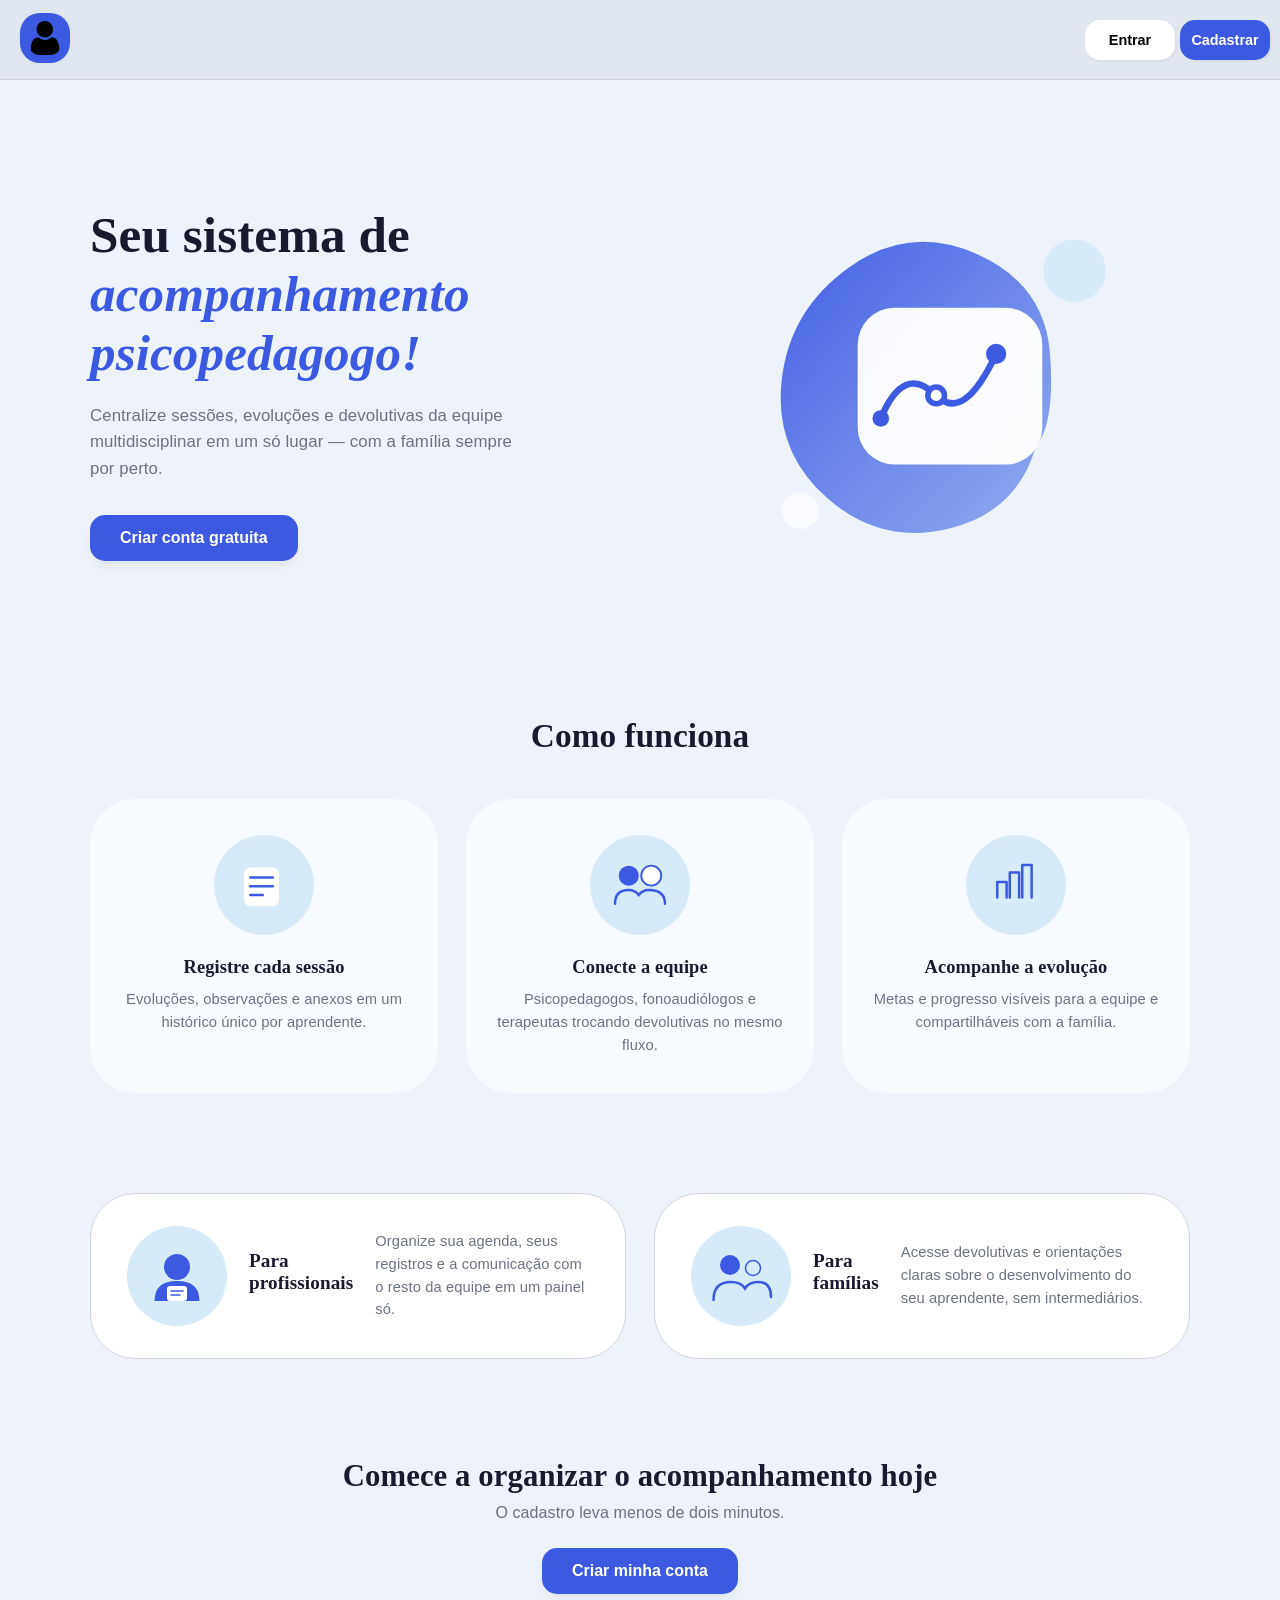
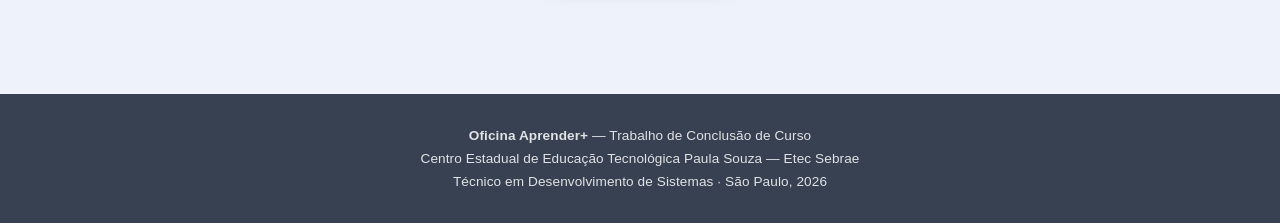
<file: pages/index.html>
<!DOCTYPE html>
<html lang="pt-br">
<head>
    <meta charset="UTF-8">
    <meta name="viewport" content="width=device-width, initial-scale=1.0">
    <title>Página Inicial | OficinaAprender+</title>
    <link rel="stylesheet" href="../assets/css/index.css" type="text/css">
</head>
<body>

    <div class="nav-bar" role="navigation">
        <div class="logo">
            <img src="../assets/icons/user-icon.png" class="logo-img" alt="Logo">
        </div>
        <div class="nav-btns">
            <button class="btn-cadastrar" id="btn-cadastrar">
                <div class="btn-text">Cadastrar</div>
            </button>
            <button class="btn-entrar" id="btn-entrar">
                <div class="btn-text">Entrar</div>
            </button>
        </div>
    </div>

    <div role="main" class="main">
 
        <!-- Hero -->
        <section class="hero">
            <div class="hero-text reveal">
                <h1>Seu sistema de <span class="hero-highlight">acompanhamento psicopedagogo!</span></h1>
                <p>Centralize sessões, evoluções e devolutivas da equipe multidisciplinar em um só lugar — com a família sempre por perto.</p>
                <button class="btn-cta" id="btn-cta-hero">Criar conta gratuita</button>
            </div>
            <div class="hero-art reveal" aria-hidden="true">
                <svg viewBox="0 0 520 480" xmlns="http://www.w3.org/2000/svg">
                    <defs>
                        <linearGradient id="blobGrad1" x1="0%" y1="0%" x2="100%" y2="100%">
                            <stop offset="0%" stop-color="var(--cor-primaria)"/>
                            <stop offset="100%" stop-color="var(--cor-azul-claro)"/>
                        </linearGradient>
                    </defs>
                    <path fill="url(#blobGrad1)" opacity="0.95">
                        <animate attributeName="d" dur="14s" repeatCount="indefinite"
                            values="
                            M353,313Q330,386,255,401Q180,416,124,361Q68,306,80,229Q92,152,160,108Q228,64,300,103Q372,142,373,221Q374,300,353,313Z;
                            M352,300Q345,360,278,392Q211,424,143,392Q75,360,67,283Q59,206,113,150Q167,94,244,98Q321,102,348,160Q375,218,352,300Z;
                            M353,313Q330,386,255,401Q180,416,124,361Q68,306,80,229Q92,152,160,108Q228,64,300,103Q372,142,373,221Q374,300,353,313Z
                            "/>
                    </path>
                    <circle cx="395" cy="120" r="34" fill="var(--cor-card)" opacity="0.9"/>
                    <circle cx="98" cy="380" r="20" fill="var(--cor-branco)" opacity="0.7"/>
                    <g transform="translate(150,150)" opacity="0.97">
                        <rect x="10" y="10" width="200" height="170" rx="40" fill="var(--cor-branco)"/>
                        <path d="M35 130 Q60 70 95 105 Q125 135 160 60" fill="none"
                              stroke="var(--cor-primaria)" stroke-width="7" stroke-linecap="round" stroke-linejoin="round"/>
                        <circle cx="35" cy="130" r="9" fill="var(--cor-primaria)"/>
                        <circle cx="95" cy="105" r="9" fill="var(--cor-branco)" stroke="var(--cor-primaria)" stroke-width="6"/>
                        <circle cx="160" cy="60" r="11" fill="var(--cor-primaria)"/>
                    </g>
                </svg>
            </div>
        </section>
 
        <!-- Como funciona -->
        <section class="how-section">
            <h2 class="reveal">Como funciona</h2>
            <div class="how-grid">
                <article class="how-card reveal">
                    <svg class="how-art" viewBox="0 0 160 140" aria-hidden="true">
                        <rect x="48" y="42" width="56" height="62" rx="10" fill="var(--cor-branco)"/>
                        <line x1="58" y1="58" x2="94" y2="58" stroke="var(--cor-primaria)" stroke-width="4" stroke-linecap="round"/>
                        <line x1="58" y1="72" x2="94" y2="72" stroke="var(--cor-primaria)" stroke-width="4" stroke-linecap="round"/>
                        <line x1="58" y1="86" x2="78" y2="86" stroke="var(--cor-primaria)" stroke-width="4" stroke-linecap="round"/>
                    </svg>
                    <h3>Registre cada sessão</h3>
                    <p>Evoluções, observações e anexos em um histórico único por aprendente.</p>
                </article>
                <article class="how-card reveal">
                    <svg class="how-art" viewBox="0 0 160 140" aria-hidden="true">
                        <circle cx="62" cy="55" r="16" fill="var(--cor-primaria)"/>
                        <circle cx="98" cy="55" r="16" fill="var(--cor-branco)" stroke="var(--cor-primaria)" stroke-width="3"/>
                        <path d="M40 100 Q40 78 62 78 Q72 78 78 86 Q84 78 94 78 Q120 78 120 100"
                              fill="none" stroke="var(--cor-primaria)" stroke-width="4" stroke-linecap="round"/>
                    </svg>
                    <h3>Conecte a equipe</h3>
                    <p>Psicopedagogos, fonoaudiólogos e terapeutas trocando devolutivas no mesmo fluxo.</p>
                </article>
                <article class="how-card reveal">
                    <svg class="how-art" viewBox="0 0 160 140" aria-hidden="true">
                        <path d="M50 90 L50 65 L65 65 L65 90" fill="none" stroke="var(--cor-primaria)" stroke-width="4" stroke-linecap="round" stroke-linejoin="round"/>
                        <path d="M70 90 L70 50 L85 50 L85 90" fill="none" stroke="var(--cor-primaria)" stroke-width="4" stroke-linecap="round" stroke-linejoin="round"/>
                        <path d="M90 90 L90 38 L105 38 L105 90" fill="none" stroke="var(--cor-primaria)" stroke-width="4" stroke-linecap="round" stroke-linejoin="round"/>
                    </svg>
                    <h3>Acompanhe a evolução</h3>
                    <p>Metas e progresso visíveis para a equipe e compartilháveis com a família.</p>
                </article>
            </div>
        </section>
 
        <!-- Para quem é -->
        <section class="who-section">
            <div class="who-card who-prof reveal">
                <svg class="who-art" viewBox="0 0 200 160" aria-hidden="true">
                    <circle cx="100" cy="62" r="26" fill="var(--cor-primaria)"/>
                    <path d="M55 130 Q55 90 100 90 Q145 90 145 130" fill="var(--cor-primaria)"/>
                    <rect x="80" y="100" width="40" height="30" rx="6" fill="var(--cor-branco)"/>
                    <line x1="88" y1="110" x2="112" y2="110" stroke="var(--cor-primaria)" stroke-width="3" stroke-linecap="round"/>
                    <line x1="88" y1="118" x2="106" y2="118" stroke="var(--cor-primaria)" stroke-width="3" stroke-linecap="round"/>
                </svg>
                <h3>Para profissionais</h3>
                <p>Organize sua agenda, seus registros e a comunicação com o resto da equipe em um painel só.</p>
            </div>
            <div class="who-card who-fam reveal">
                <svg class="who-art" viewBox="0 0 200 160" aria-hidden="true">
                    <circle cx="78" cy="58" r="20" fill="var(--cor-primaria)"/>
                    <circle cx="124" cy="64" r="15" fill="var(--cor-card)" stroke="var(--cor-primaria)" stroke-width="3"/>
                    <path d="M45 128 Q45 92 80 92 Q100 92 108 105 Q116 92 134 92 Q160 92 160 122"
                          fill="none" stroke="var(--cor-primaria)" stroke-width="5" stroke-linecap="round"/>
                </svg>
                <h3>Para famílias</h3>
                <p>Acesse devolutivas e orientações claras sobre o desenvolvimento do seu aprendente, sem intermediários.</p>
            </div>
        </section>
 
        <!-- CTA final -->
        <section class="cta-section reveal">
            <h2>Comece a organizar o acompanhamento hoje</h2>
            <p>O cadastro leva menos de dois minutos.</p>
            <button class="btn-cta" id="btn-cta-final">Criar minha conta</button>
        </section>
 
    </div>
 
    <footer>
        <div class="footer-content">
            <p><strong>Oficina Aprender+</strong> — Trabalho de Conclusão de Curso</p>
            <p>Centro Estadual de Educação Tecnológica Paula Souza — Etec Sebrae</p>
            <p>Técnico em Desenvolvimento de Sistemas · São Paulo, 2026</p>
        </div>
    </footer>
 
    <script src="../assets/js/utils.js"></script>
    <script src="../assets/js/index.js"></script>
</body>
</html>
</file>
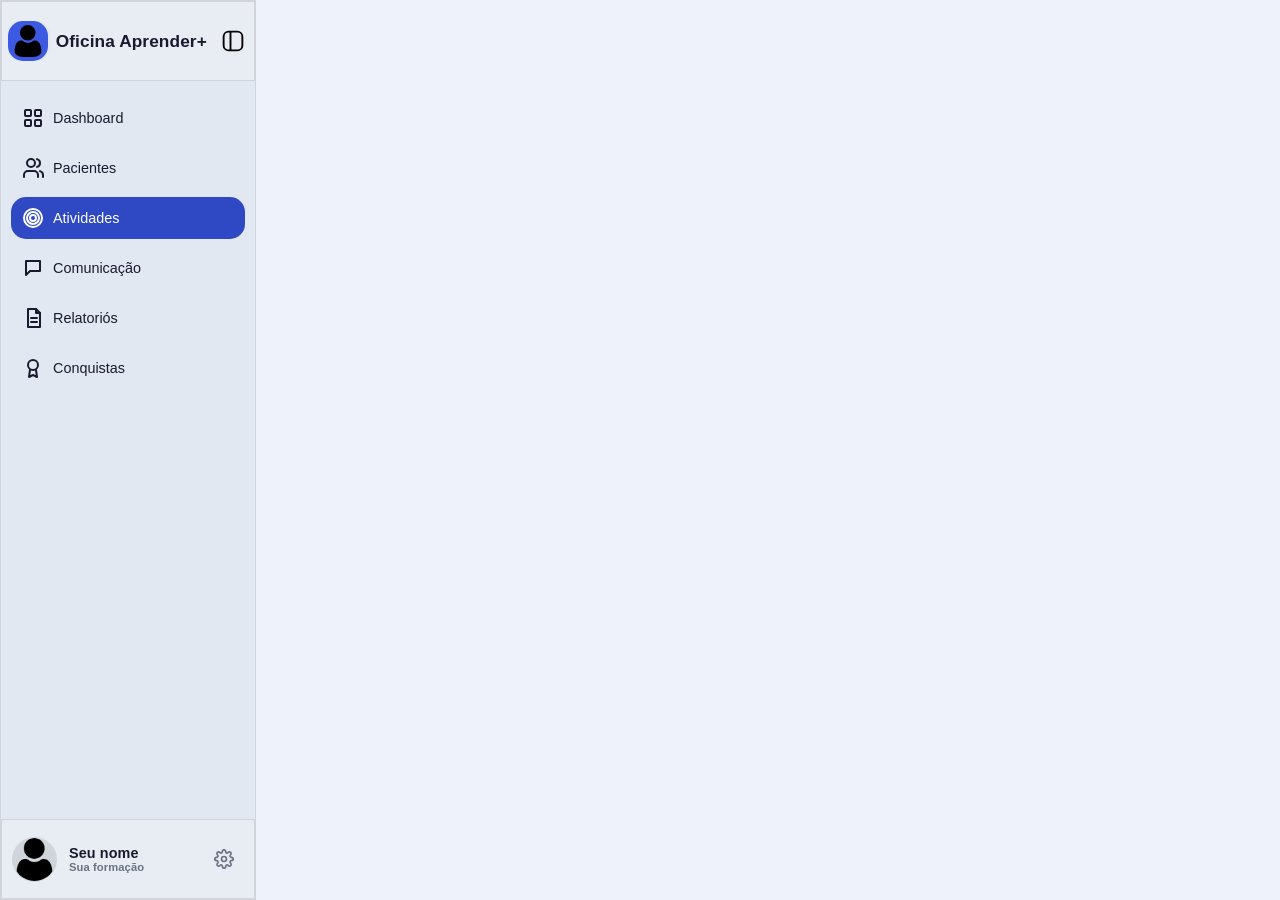
<file: pages/atividades.html>
<!DOCTYPE html>
<html lang="pt-br">
<head>
    <meta charset="UTF-8">
    <meta name="viewport" content="width=device-width, initial-scale=1.0">
    <title>Atividades | OficinaAprender+</title>
    <link rel="stylesheet" href="../assets/css/navbar.css">
</head>
<body>

    <div class="nav-bar" role="navigation">


        <div class="nav-header" role="navigation">
            <div>
                <img src="../assets/icons/user-icon.png" class="logo-img" alt="Logo">
                <svg class="logo-hover-icon" xmlns="http://www.w3.org/2000/svg" width="30" height="30"
                    viewBox="0 0 24 24" fill="none" stroke="currentColor" stroke-width="1.5"
                    stroke-linecap="round" stroke-linejoin="round">
                    <rect x="4.5" y="4.5" width="15" height="15" rx="4"/>
                    <line x1="10" y1="5" x2="10" y2="19"/>
                </svg>
                <h2>Oficina Aprender+</h2>
            </div>
            <button title="Fechar barra lateral" id="btn-barra-lateral">
                <svg xmlns="http://www.w3.org/2000/svg" width="24" height="24" viewBox="0 0 24 24"
                    fill="none" stroke="currentColor" stroke-width="1.5" stroke-linecap="round" stroke-linejoin="round">
                    <rect x="4.5" y="4.5" width="15" height="15" rx="4"/>
                    <line x1="10" y1="5" x2="10" y2="19"/>
                </svg>
            </button>
        </div>
        
        <div class="nav-btns">
            <button id="btn-dashboard">
                <svg xmlns="http://www.w3.org/2000/svg" width="24" height="24" fill="none"
                    stroke="currentColor" stroke-width="2" stroke-linecap="round" stroke-linejoin="round">
                <rect x="4" y="4" width="6" height="6" rx="1"/>
                <rect x="14" y="4" width="6" height="6" rx="1"/>
                <rect x="4" y="14" width="6" height="6" rx="1"/>
                <rect x="14" y="14" width="6" height="6" rx="1"/>
                </svg>
                <div class="btn-text">Dashboard</div>
            </button>
            <button id="btn-pacientes">
                <svg xmlns="http://www.w3.org/2000/svg" width="24" height="24"
                    viewBox="0 0 24 24" fill="none" stroke="currentColor" stroke-width="2"
                    stroke-linecap="round" stroke-linejoin="round">
                    <path d="M17 21v-2a4 4 0 0 0-4-4H7a4 4 0 0 0-4 4v2"/>
                    <circle cx="10" cy="7" r="4"/>
                    <path d="M22 21v-2a4 4 0 0 0-3-3.87"/>
                    <path d="M16 3.13a4 4 0 0 1 0 7.75"/>
                </svg>
                <div class="btn-text">Pacientes</div>
            </button>
            <button id="btn-atividades" class="nav-btn-active">
                <svg xmlns="http://www.w3.org/2000/svg" width="24" height="24" fill="none"
                    stroke="currentColor" stroke-width="2">
                <circle cx="12" cy="12" r="9"/>
                <circle cx="12" cy="12" r="6"/>
                <circle cx="12" cy="12" r="3"/>
                </svg>
                <div class="btn-text">Atividades</div>
            </button>
            <button id="btn-comunicacao">
                <svg xmlns="http://www.w3.org/2000/svg" width="24" height="24" fill="none"
                    stroke="currentColor" stroke-width="2" stroke-linecap="round" stroke-linejoin="round">
                <path d="M5 5h14v10H9l-4 4V5z"/>
                </svg>
                <div class="btn-text">Comunicação</div>
            </button>
            <button id="btn-relatorios">
                <svg xmlns="http://www.w3.org/2000/svg" width="24" height="24" fill="none"
                    stroke="currentColor" stroke-width="2" stroke-linecap="round" stroke-linejoin="round">
                <path d="M7 3h8l4 4v14H7z"/>
                <path d="M15 3v4h4"/>
                <path d="M10 12h6"/>
                <path d="M10 16h6"/>
                </svg>
                <div class="btn-text">Relatoriós</div>
            </button>
            <button id="btn-conquistas">
                <svg xmlns="http://www.w3.org/2000/svg" width="24" height="24" fill="none"
                    stroke="currentColor" stroke-width="2" stroke-linecap="round" stroke-linejoin="round">
                <circle cx="12" cy="9" r="5"/>
                <path d="M9 14l-1 7 4-2 4 2-1-7"/>
                </svg>
                <div class="btn-text">Conquistas</div>
            </button>
        </div>

        <div class="nav-footer">
            <img class="user-img" id="user-img" src="../assets/icons/user-icon.png">
            <div>
                <h4 class="user-name" id="user-name"> Seu nome </h4>
                <h5 class="user-formacao" id="user-formacao"> Sua formação </h5>
            </div>
            <button id="btn-user-config">
                <svg xmlns="http://www.w3.org/2000/svg" width="24" height="24" viewBox="0 0 24 24" fill="none"
                    stroke="currentColor" stroke-width="2" stroke-linecap="round" stroke-linejoin="round">
                    <circle cx="12" cy="12" r="3"/>
                    <path d="M19.4 15a1.6 1.6 0 0 0 .3 1.8l.1.1a2 2 0 1 1-2.8 2.8l-.1-.1a1.6 1.6 0 0 0-1.8-.3 1.6 1.6 0 0 0-1 1.5V21a2 
                    2 0 1 1-4 0v-.2a1.6 1.6 0 0 0-1-1.5 1.6 1.6 0 0 0-1.8.3l-.1.1a2 2 0 1 1-2.8-2.8l.1-.1a1.6 1.6 0 0 0 .3-1.8 1.6 1.6 
                    0 0 0-1.5-1H3a2 2 0 1 1 0-4h.2a1.6 1.6 0 0 0 1.5-1 1.6 1.6 0 0 0-.3-1.8l-.1-.1a2 2 0 1 1 2.8-2.8l.1.1a1.6 1.6 0 0 0 
                    1.8.3h0a1.6 1.6 0 0 0 1-1.5V3a2 2 0 1 1 4 0v.2a1.6 1.6 0 0 0 1 1.5h0a1.6 1.6 0 0 0 1.8-.3l.1-.1a2 2 0 1 1 
                    2.8 2.8l-.1.1a1.6 1.6 0 0 0-.3 1.8v0a1.6 1.6 0 0 0 1.5 1H21a2 2 0 1 1 0 4h-.2a1.6 1.6 0 0 0-1.5 1z"/>
                </svg>
            </button>
        </div>
    </div>
    <script src="../assets/js/utils.js"></script>
    <script src="../assets/js/navbar.js"></script>
</body>
</html>
</file>
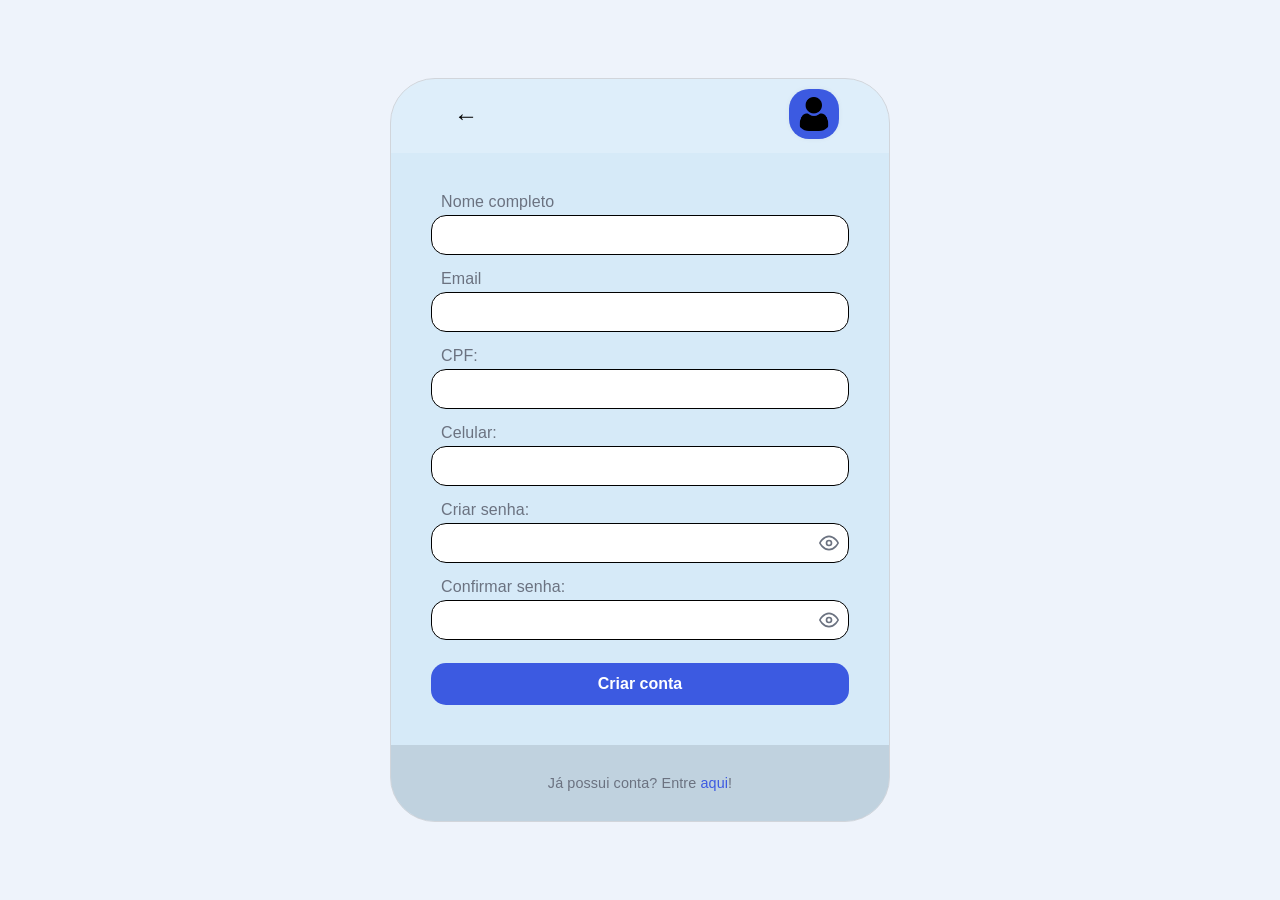
<file: pages/cadastro.html>
<!DOCTYPE html>
<html lang="pt-br">
<head>
  <meta charset="UTF-8">
  <meta name="viewport" content="width=device-width, initial-scale=1.0">
  <title>Cadastrar | OficinaAprender+</title>
  <link rel="stylesheet" href="../assets/css/cadastro.css" type="text/css">
</head>
<body>

  <div class="card" role="main">
    <div class="card-header">
      <button type="button" id="btn-voltar" class="btn-voltar" aria-label="Voltar">
        &leftarrow;
      </button>
      <div class="logo">
        <img src="../assets/icons/user-icon.png" class="logo-img" alt="Logo">
      </div>
    </div>

    <form id="form-cadastro" novalidate>
      <div class="campo">
        <label for="nome">Nome completo</label>
        <input type="text" name="nome" id="nome">
      </div>

      <div class="campo">
        <label for="email">Email</label>
        <input type="email" name="email" id="email">
      </div>

     

      <div class="campo">
        <label for="cpf">CPF:</label>
        <div class="input-senha">
          <input type="cpf" name="cpf" id="cpf">
        </div>
      </div>

      <div class="campo">
        <label for="celular">Celular:</label>
        <div class="input-senha">
          <input type="celular" name="celular" id="celular">
        </div>
      </div>

       <div class="campo">
        <label for="senha">Criar senha:</label>
        <div class="input-senha">
          <input type="password" name="senha" id="senha">
          <button type="button" class="toggle-senha" id="toggle-senha"></button>
        </div>
      </div>

      <div class="campo">
        <label for="confirm-senha">Confirmar senha:</label>
        <div class="input-senha">
          <input type="password" name="confirm-senha" id="confirm-senha">
          <button type="button" class="toggle-senha" id="toggle-confirm-senha"></button>
        </div>
      </div>

      <div class="forca-senha">
          <div class="barra">
            <div class="progresso"></div>
          </div>

          <span class="texto-forca">Digite uma senha</span>
      </div>

      <div class="erro">Erro</div>
      <button type="submit" class="btn-cadastrar" id="btn-cadastrar">Criar conta</button>
    </form>

    <div class="card-footer">
      Já possui conta? Entre <a href="login.html">aqui</a>!
    </div>
  </div>

  <script src="../assets/js/utils.js"></script>
  <script src="../assets/js/cadastro.js"></script>
</body>
</html>
</file>
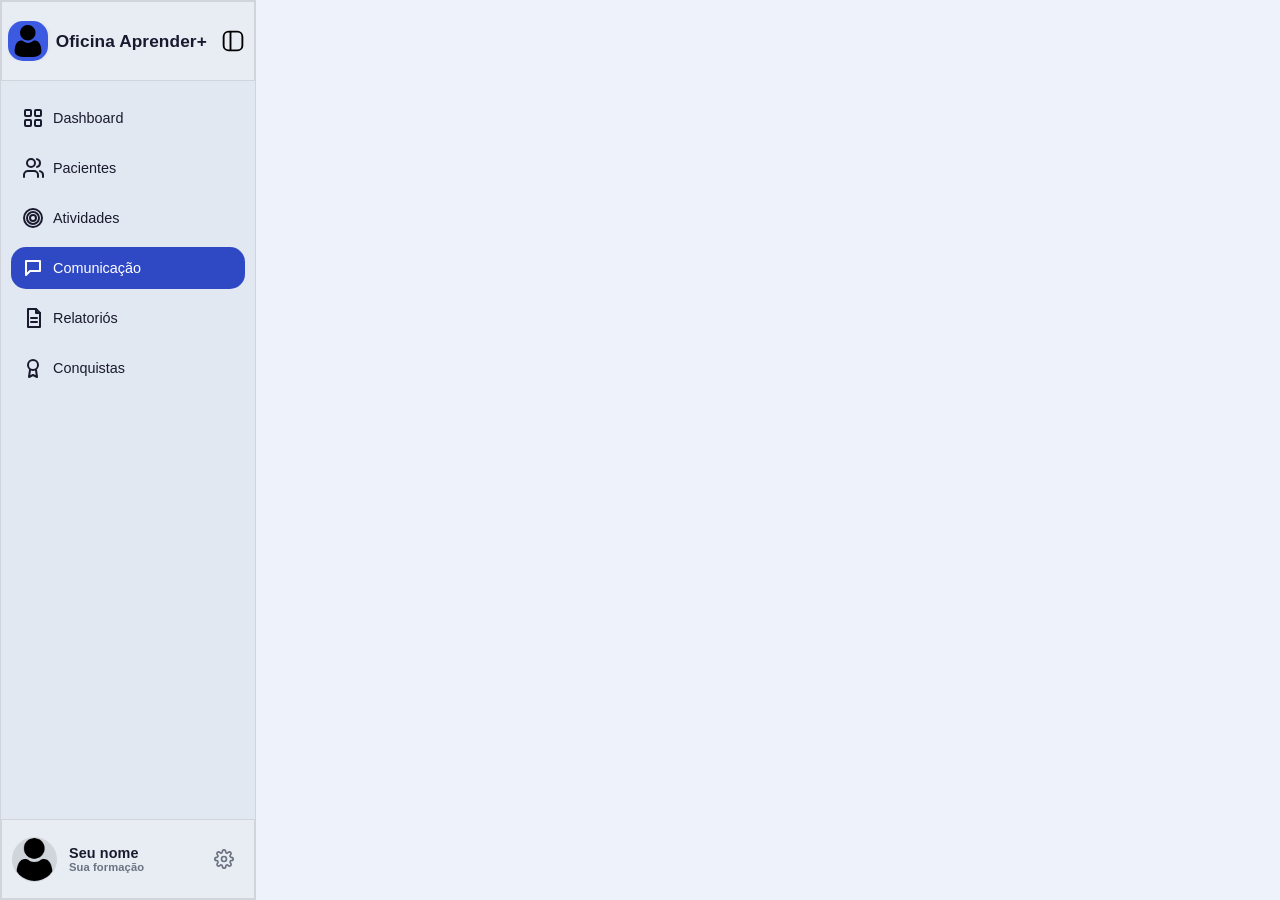
<file: pages/comunicacao.html>
<!DOCTYPE html>
<html lang="pt-br">
<head>
    <meta charset="UTF-8">
    <meta name="viewport" content="width=device-width, initial-scale=1.0">
    <title>Comunicação | OficinaAprender+</title>
    <link rel="stylesheet" href="../assets/css/navbar.css">
</head>
<body>

    <div class="nav-bar" role="navigation">


        <div class="nav-header" role="navigation">
            <div>
                <img src="../assets/icons/user-icon.png" class="logo-img" alt="Logo">
                <svg class="logo-hover-icon" xmlns="http://www.w3.org/2000/svg" width="30" height="30"
                    viewBox="0 0 24 24" fill="none" stroke="currentColor" stroke-width="1.5"
                    stroke-linecap="round" stroke-linejoin="round">
                    <rect x="4.5" y="4.5" width="15" height="15" rx="4"/>
                    <line x1="10" y1="5" x2="10" y2="19"/>
                </svg>
                <h2>Oficina Aprender+</h2>
            </div>
            <button title="Fechar barra lateral" id="btn-barra-lateral">
                <svg xmlns="http://www.w3.org/2000/svg" width="24" height="24" viewBox="0 0 24 24"
                    fill="none" stroke="currentColor" stroke-width="1.5" stroke-linecap="round" stroke-linejoin="round">
                    <rect x="4.5" y="4.5" width="15" height="15" rx="4"/>
                    <line x1="10" y1="5" x2="10" y2="19"/>
                </svg>
            </button>
        </div>
        
        <div class="nav-btns">
            <button id="btn-dashboard">
                <svg xmlns="http://www.w3.org/2000/svg" width="24" height="24" fill="none"
                    stroke="currentColor" stroke-width="2" stroke-linecap="round" stroke-linejoin="round">
                <rect x="4" y="4" width="6" height="6" rx="1"/>
                <rect x="14" y="4" width="6" height="6" rx="1"/>
                <rect x="4" y="14" width="6" height="6" rx="1"/>
                <rect x="14" y="14" width="6" height="6" rx="1"/>
                </svg>
                <div class="btn-text">Dashboard</div>
            </button>
            <button id="btn-pacientes">
                <svg xmlns="http://www.w3.org/2000/svg" width="24" height="24"
                    viewBox="0 0 24 24" fill="none" stroke="currentColor" stroke-width="2"
                    stroke-linecap="round" stroke-linejoin="round">
                    <path d="M17 21v-2a4 4 0 0 0-4-4H7a4 4 0 0 0-4 4v2"/>
                    <circle cx="10" cy="7" r="4"/>
                    <path d="M22 21v-2a4 4 0 0 0-3-3.87"/>
                    <path d="M16 3.13a4 4 0 0 1 0 7.75"/>
                </svg>
                <div class="btn-text">Pacientes</div>
            </button>
            <button id="btn-atividades">
                <svg xmlns="http://www.w3.org/2000/svg" width="24" height="24" fill="none"
                    stroke="currentColor" stroke-width="2">
                <circle cx="12" cy="12" r="9"/>
                <circle cx="12" cy="12" r="6"/>
                <circle cx="12" cy="12" r="3"/>
                </svg>
                <div class="btn-text">Atividades</div>
            </button>
            <button id="btn-comunicacao" class="nav-btn-active">
                <svg xmlns="http://www.w3.org/2000/svg" width="24" height="24" fill="none"
                    stroke="currentColor" stroke-width="2" stroke-linecap="round" stroke-linejoin="round">
                <path d="M5 5h14v10H9l-4 4V5z"/>
                </svg>
                <div class="btn-text">Comunicação</div>
            </button>
            <button id="btn-relatorios">
                <svg xmlns="http://www.w3.org/2000/svg" width="24" height="24" fill="none"
                    stroke="currentColor" stroke-width="2" stroke-linecap="round" stroke-linejoin="round">
                <path d="M7 3h8l4 4v14H7z"/>
                <path d="M15 3v4h4"/>
                <path d="M10 12h6"/>
                <path d="M10 16h6"/>
                </svg>
                <div class="btn-text">Relatoriós</div>
            </button>
            <button id="btn-conquistas">
                <svg xmlns="http://www.w3.org/2000/svg" width="24" height="24" fill="none"
                    stroke="currentColor" stroke-width="2" stroke-linecap="round" stroke-linejoin="round">
                <circle cx="12" cy="9" r="5"/>
                <path d="M9 14l-1 7 4-2 4 2-1-7"/>
                </svg>
                <div class="btn-text">Conquistas</div>
            </button>
        </div>

        <div class="nav-footer">
            <img class="user-img" id="user-img" src="../assets/icons/user-icon.png">
            <div>
                <h4 class="user-name" id="user-name"> Seu nome </h4>
                <h5 class="user-formacao" id="user-formacao"> Sua formação </h5>
            </div>
            <button id="btn-user-config">
                <svg xmlns="http://www.w3.org/2000/svg" width="24" height="24" viewBox="0 0 24 24" fill="none"
                    stroke="currentColor" stroke-width="2" stroke-linecap="round" stroke-linejoin="round">
                    <circle cx="12" cy="12" r="3"/>
                    <path d="M19.4 15a1.6 1.6 0 0 0 .3 1.8l.1.1a2 2 0 1 1-2.8 2.8l-.1-.1a1.6 1.6 0 0 0-1.8-.3 1.6 1.6 0 0 0-1 1.5V21a2 
                    2 0 1 1-4 0v-.2a1.6 1.6 0 0 0-1-1.5 1.6 1.6 0 0 0-1.8.3l-.1.1a2 2 0 1 1-2.8-2.8l.1-.1a1.6 1.6 0 0 0 .3-1.8 1.6 1.6 
                    0 0 0-1.5-1H3a2 2 0 1 1 0-4h.2a1.6 1.6 0 0 0 1.5-1 1.6 1.6 0 0 0-.3-1.8l-.1-.1a2 2 0 1 1 2.8-2.8l.1.1a1.6 1.6 0 0 0 
                    1.8.3h0a1.6 1.6 0 0 0 1-1.5V3a2 2 0 1 1 4 0v.2a1.6 1.6 0 0 0 1 1.5h0a1.6 1.6 0 0 0 1.8-.3l.1-.1a2 2 0 1 1 
                    2.8 2.8l-.1.1a1.6 1.6 0 0 0-.3 1.8v0a1.6 1.6 0 0 0 1.5 1H21a2 2 0 1 1 0 4h-.2a1.6 1.6 0 0 0-1.5 1z"/>
                </svg>
            </button>
        </div>
    </div>
    <script src="../assets/js/utils.js"></script>
    <script src="../assets/js/navbar.js"></script>
</body>
</html>
</file>
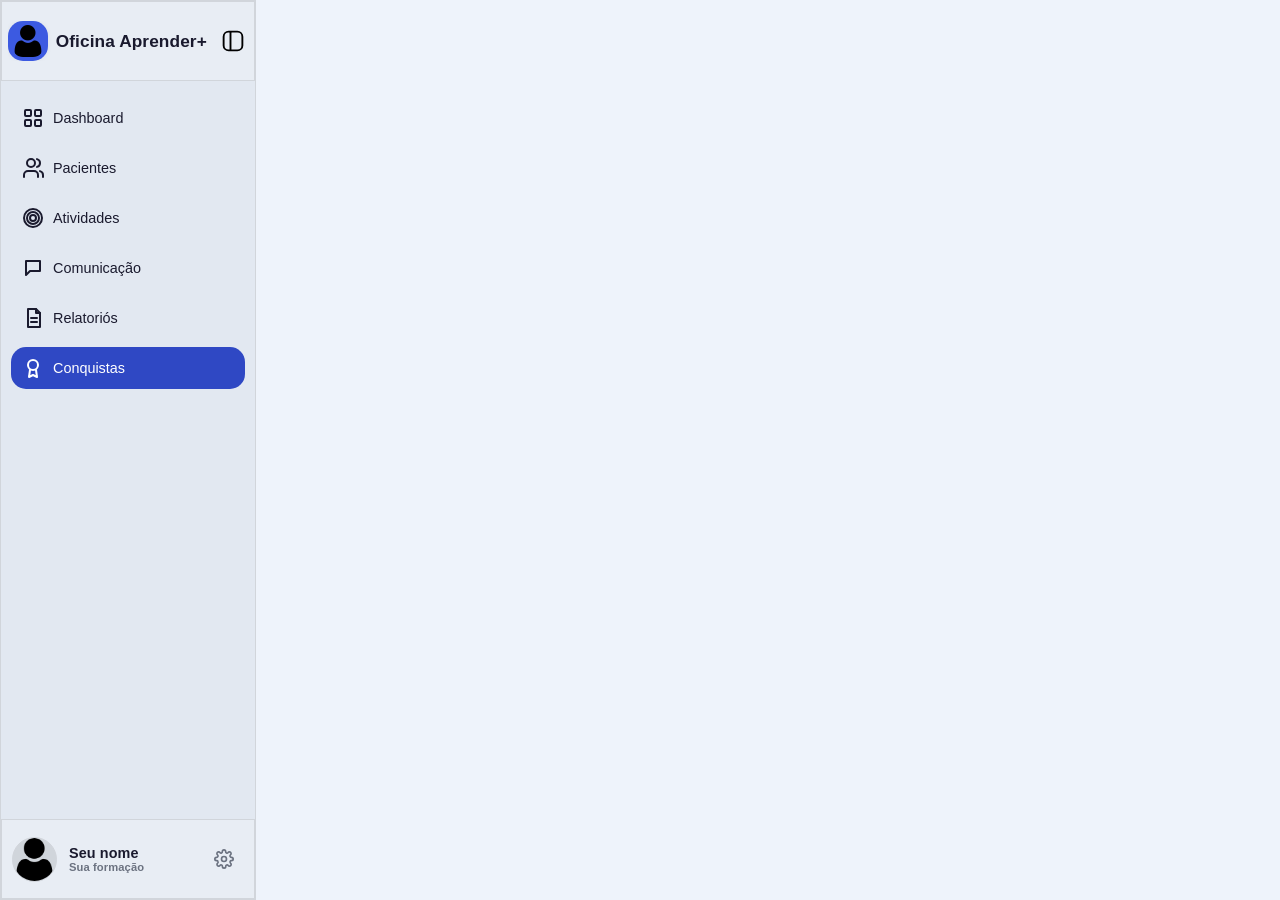
<file: pages/conquistas.html>
<!DOCTYPE html>
<html lang="pt-br">
<head>
    <meta charset="UTF-8">
    <meta name="viewport" content="width=device-width, initial-scale=1.0">
    <title>Conquistas | OficinaAprender+</title>
    <link rel="stylesheet" href="../assets/css/navbar.css">
</head>
<body>

    <div class="nav-bar" role="navigation">


        <div class="nav-header" role="navigation">
            <div>
                <img src="../assets/icons/user-icon.png" class="logo-img" alt="Logo">
                <svg class="logo-hover-icon" xmlns="http://www.w3.org/2000/svg" width="30" height="30"
                    viewBox="0 0 24 24" fill="none" stroke="currentColor" stroke-width="1.5"
                    stroke-linecap="round" stroke-linejoin="round">
                    <rect x="4.5" y="4.5" width="15" height="15" rx="4"/>
                    <line x1="10" y1="5" x2="10" y2="19"/>
                </svg>
                <h2>Oficina Aprender+</h2>
            </div>
            <button title="Fechar barra lateral" id="btn-barra-lateral">
                <svg xmlns="http://www.w3.org/2000/svg" width="24" height="24" viewBox="0 0 24 24"
                    fill="none" stroke="currentColor" stroke-width="1.5" stroke-linecap="round" stroke-linejoin="round">
                    <rect x="4.5" y="4.5" width="15" height="15" rx="4"/>
                    <line x1="10" y1="5" x2="10" y2="19"/>
                </svg>
            </button>
        </div>
        
        <div class="nav-btns">
            <button id="btn-dashboard">
                <svg xmlns="http://www.w3.org/2000/svg" width="24" height="24" fill="none"
                    stroke="currentColor" stroke-width="2" stroke-linecap="round" stroke-linejoin="round">
                <rect x="4" y="4" width="6" height="6" rx="1"/>
                <rect x="14" y="4" width="6" height="6" rx="1"/>
                <rect x="4" y="14" width="6" height="6" rx="1"/>
                <rect x="14" y="14" width="6" height="6" rx="1"/>
                </svg>
                <div class="btn-text">Dashboard</div>
            </button>
            <button id="btn-pacientes">
                <svg xmlns="http://www.w3.org/2000/svg" width="24" height="24"
                    viewBox="0 0 24 24" fill="none" stroke="currentColor" stroke-width="2"
                    stroke-linecap="round" stroke-linejoin="round">
                    <path d="M17 21v-2a4 4 0 0 0-4-4H7a4 4 0 0 0-4 4v2"/>
                    <circle cx="10" cy="7" r="4"/>
                    <path d="M22 21v-2a4 4 0 0 0-3-3.87"/>
                    <path d="M16 3.13a4 4 0 0 1 0 7.75"/>
                </svg>
                <div class="btn-text">Pacientes</div>
            </button>
            <button id="btn-atividades">
                <svg xmlns="http://www.w3.org/2000/svg" width="24" height="24" fill="none"
                    stroke="currentColor" stroke-width="2">
                <circle cx="12" cy="12" r="9"/>
                <circle cx="12" cy="12" r="6"/>
                <circle cx="12" cy="12" r="3"/>
                </svg>
                <div class="btn-text">Atividades</div>
            </button>
            <button id="btn-comunicacao">
                <svg xmlns="http://www.w3.org/2000/svg" width="24" height="24" fill="none"
                    stroke="currentColor" stroke-width="2" stroke-linecap="round" stroke-linejoin="round">
                <path d="M5 5h14v10H9l-4 4V5z"/>
                </svg>
                <div class="btn-text">Comunicação</div>
            </button>
            <button id="btn-relatorios">
                <svg xmlns="http://www.w3.org/2000/svg" width="24" height="24" fill="none"
                    stroke="currentColor" stroke-width="2" stroke-linecap="round" stroke-linejoin="round">
                <path d="M7 3h8l4 4v14H7z"/>
                <path d="M15 3v4h4"/>
                <path d="M10 12h6"/>
                <path d="M10 16h6"/>
                </svg>
                <div class="btn-text">Relatoriós</div>
            </button>
            <button id="btn-conquistas" class="nav-btn-active">
                <svg xmlns="http://www.w3.org/2000/svg" width="24" height="24" fill="none"
                    stroke="currentColor" stroke-width="2" stroke-linecap="round" stroke-linejoin="round">
                <circle cx="12" cy="9" r="5"/>
                <path d="M9 14l-1 7 4-2 4 2-1-7"/>
                </svg>
                <div class="btn-text">Conquistas</div>
            </button>
        </div>

        <div class="nav-footer">
            <img class="user-img" id="user-img" src="../assets/icons/user-icon.png">
            <div>
                <h4 class="user-name" id="user-name"> Seu nome </h4>
                <h5 class="user-formacao" id="user-formacao"> Sua formação </h5>
            </div>
            <button id="btn-user-config">
                <svg xmlns="http://www.w3.org/2000/svg" width="24" height="24" viewBox="0 0 24 24" fill="none"
                    stroke="currentColor" stroke-width="2" stroke-linecap="round" stroke-linejoin="round">
                    <circle cx="12" cy="12" r="3"/>
                    <path d="M19.4 15a1.6 1.6 0 0 0 .3 1.8l.1.1a2 2 0 1 1-2.8 2.8l-.1-.1a1.6 1.6 0 0 0-1.8-.3 1.6 1.6 0 0 0-1 1.5V21a2 
                    2 0 1 1-4 0v-.2a1.6 1.6 0 0 0-1-1.5 1.6 1.6 0 0 0-1.8.3l-.1.1a2 2 0 1 1-2.8-2.8l.1-.1a1.6 1.6 0 0 0 .3-1.8 1.6 1.6 
                    0 0 0-1.5-1H3a2 2 0 1 1 0-4h.2a1.6 1.6 0 0 0 1.5-1 1.6 1.6 0 0 0-.3-1.8l-.1-.1a2 2 0 1 1 2.8-2.8l.1.1a1.6 1.6 0 0 0 
                    1.8.3h0a1.6 1.6 0 0 0 1-1.5V3a2 2 0 1 1 4 0v.2a1.6 1.6 0 0 0 1 1.5h0a1.6 1.6 0 0 0 1.8-.3l.1-.1a2 2 0 1 1 
                    2.8 2.8l-.1.1a1.6 1.6 0 0 0-.3 1.8v0a1.6 1.6 0 0 0 1.5 1H21a2 2 0 1 1 0 4h-.2a1.6 1.6 0 0 0-1.5 1z"/>
                </svg>
            </button>
        </div>
    </div>
    <script src="../assets/js/utils.js"></script>
    <script src="../assets/js/navbar.js"></script>
</body>
</html>
</file>
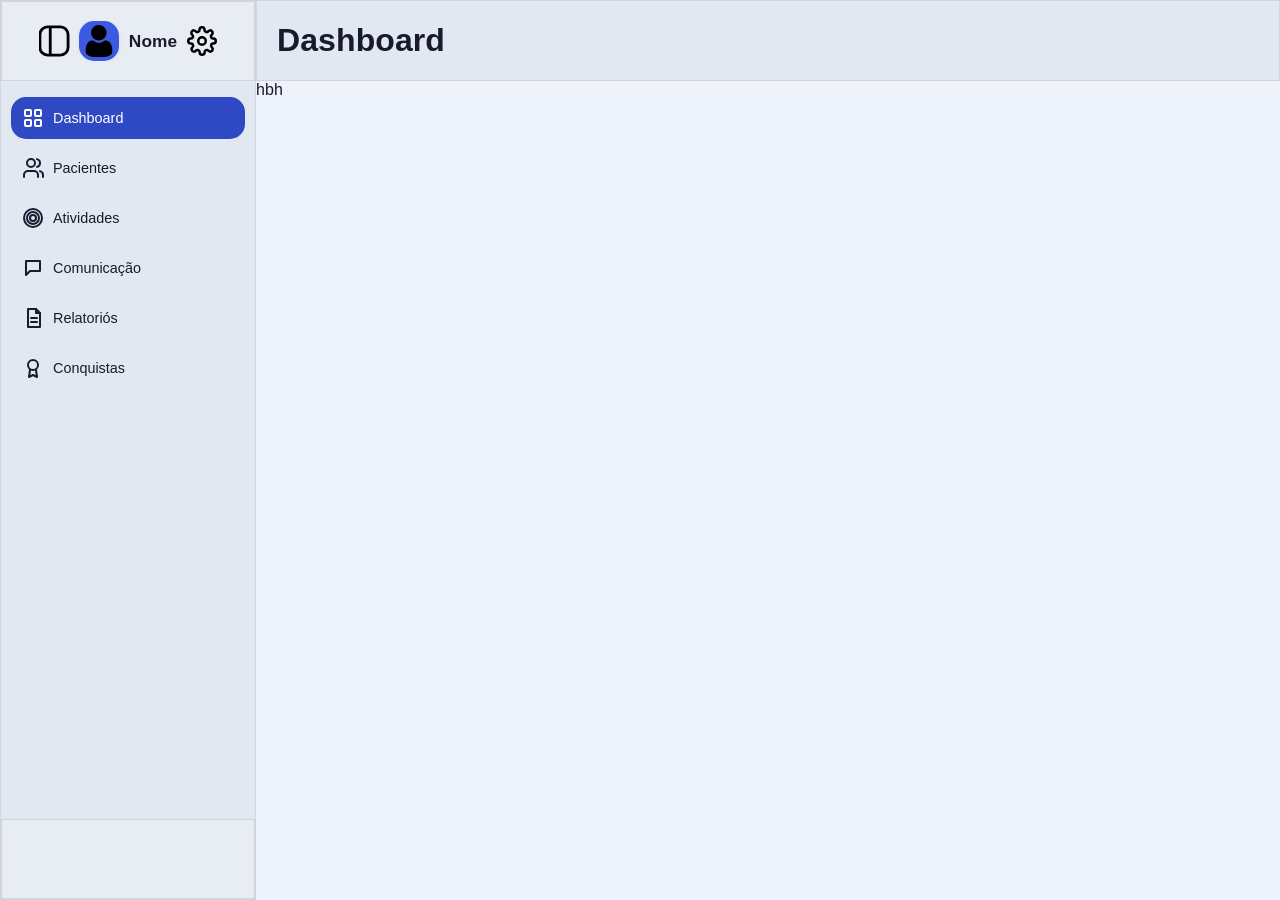
<file: pages/dashboard.html>
<!DOCTYPE html>
<html lang="pt-br">
<head>
    <meta charset="UTF-8">
    <meta name="viewport" content="width=device-width, initial-scale=1.0">
    <title>Dashboard | OficinaAprender+</title>
    <link rel="stylesheet" href="../assets/css/navbar.css">
</head>
<body>

    <div class="nav-bar" role="navigation">


        <div class="nav-header" role="navigation">
            <div style="display: flex; align-items: left; gap: 10px;">
                
                <button title="Fechar barra lateral" id="btn-barra-lateral" style="transform: scale(1.5); padding-right: px;">
                <svg xmlns="http://www.w3.org/2000/svg" width="24" height="28" viewBox="0 0 24 24"
                    fill="none" stroke="currentColor" stroke-width="1.5" stroke-linecap="round" stroke-linejoin="round">
                    <rect x="4.5" y="4.5" width="15" height="15" rx="4"/>
                    <line x1="10" y1="5" x2="10" y2="19"/>
                </svg>
            </button>
            <img src="../assets/icons/user-icon.png" class="logo-img" alt="Logo">
                <svg class="logo-hover-icon" xmlns="http://www.w3.org/2000/svg" width="30" height="30"
                    viewBox="0 0 24 24" fill="none" stroke="currentColor" stroke-width="1.5"
                    stroke-linecap="round" stroke-linejoin="round">
                    <rect x="4.5" y="4.5" width="15" height="15" rx="4"/>
                    <line x1="10" y1="5" x2="10" y2="19"/>
                </svg>
                <h2>Nome</h2>

                <button id="btn-user-config">
                <svg xmlns="http://www.w3.org/2000/svg" width="24" height="24" viewBox="0 0 24 24" fill="none"
                    stroke="currentColor" stroke-width="2" stroke-linecap="round" stroke-linejoin="round">
                    <circle cx="12" cy="12" r="3"/>
                    <path d="M19.4 15a1.6 1.6 0 0 0 .3 1.8l.1.1a2 2 0 1 1-2.8 2.8l-.1-.1a1.6 1.6 0 0 0-1.8-.3 1.6 1.6 0 0 0-1 1.5V21a2 
                    2 0 1 1-4 0v-.2a1.6 1.6 0 0 0-1-1.5 1.6 1.6 0 0 0-1.8.3l-.1.1a2 2 0 1 1-2.8-2.8l.1-.1a1.6 1.6 0 0 0 .3-1.8 1.6 1.6 
                    0 0 0-1.5-1H3a2 2 0 1 1 0-4h.2a1.6 1.6 0 0 0 1.5-1 1.6 1.6 0 0 0-.3-1.8l-.1-.1a2 2 0 1 1 2.8-2.8l.1.1a1.6 1.6 0 0 0 
                    1.8.3h0a1.6 1.6 0 0 0 1-1.5V3a2 2 0 1 1 4 0v.2a1.6 1.6 0 0 0 1 1.5h0a1.6 1.6 0 0 0 1.8-.3l.1-.1a2 2 0 1 1 
                    2.8 2.8l-.1.1a1.6 1.6 0 0 0-.3 1.8v0a1.6 1.6 0 0 0 1.5 1H21a2 2 0 1 1 0 4h-.2a1.6 1.6 0 0 0-1.5 1z"/>
                </svg>
            </button>
            </div>
          
        </div>
        
        <div class="nav-btns">
            <button id="btn-dashboard" class="nav-btn-active">
                <svg xmlns="http://www.w3.org/2000/svg" width="24" height="24" fill="none"
                    stroke="currentColor" stroke-width="2" stroke-linecap="round" stroke-linejoin="round">
                <rect x="4" y="4" width="6" height="6" rx="1"/>
                <rect x="14" y="4" width="6" height="6" rx="1"/>
                <rect x="4" y="14" width="6" height="6" rx="1"/>
                <rect x="14" y="14" width="6" height="6" rx="1"/>
                </svg>
                <div class="btn-text">Dashboard</div>
            </button>
            <button id="btn-pacientes">
                <svg xmlns="http://www.w3.org/2000/svg" width="24" height="24"hhh
                    viewBox="0 0 24 24" fill="none" stroke="currentColor" stroke-width="2"
                    stroke-linecap="round" stroke-linejoin="round">
                    <path d="M17 21v-2a4 4 0 0 0-4-4H7a4 4 0 0 0-4 4v2"/>
                    <circle cx="10" cy="7" r="4"/>
                    <path d="M22 21v-2a4 4 0 0 0-3-3.87"/>
                    <path d="M16 3.13a4 4 0 0 1 0 7.75"/>
                </svg>
                <div class="btn-text">Pacientes</div>
            </button>
            <button id="btn-atividades">
                <svg xmlns="http://www.w3.org/2000/svg" width="24" height="24" fill="none"
                    stroke="currentColor" stroke-width="2">
                <circle cx="12" cy="12" r="9"/>
                <circle cx="12" cy="12" r="6"/>
                <circle cx="12" cy="12" r="3"/>
                </svg>
                <div class="btn-text">Atividades</div>
            </button>
            <button id="btn-comunicacao">
                <svg xmlns="http://www.w3.org/2000/svg" width="24" height="24" fill="none"
                    stroke="currentColor" stroke-width="2" stroke-linecap="round" stroke-linejoin="round">
                <path d="M5 5h14v10H9l-4 4V5z"/>
                </svg>
                <div class="btn-text">Comunicação</div>
            </button>
            <button id="btn-relatorios">
                <svg xmlns="http://www.w3.org/2000/svg" width="24" height="24" fill="none"
                    stroke="currentColor" stroke-width="2" stroke-linecap="round" stroke-linejoin="round">
                <path d="M7 3h8l4 4v14H7z"/>
                <path d="M15 3v4h4"/>
                <path d="M10 12h6"/>
                <path d="M10 16h6"/>
                </svg>
                <div class="btn-text">Relatoriós</div>
            </button>
            <button id="btn-conquistas">
                <svg xmlns="http://www.w3.org/2000/svg" width="24" height="24" fill="none"
                    stroke="currentColor" stroke-width="2" stroke-linecap="round" stroke-linejoin="round">
                <circle cx="12" cy="9" r="5"/>
                <path d="M9 14l-1 7 4-2 4 2-1-7"/>
                </svg>
                <div class="btn-text">Conquistas</div>
            </button>
        </div>

        <div class="nav-footer">
            
            <button id="btn-user-config">
                
            </button>
        </div>
    </div>
    <div class="main-content">
        <div class="topo-bar" id="topo-bar">
            <h1>Dashboard</h1>
        </div>
        <div id="below-topo-bar" class="below-topo-bar">
            hbh<!-- Conteúdo abaixo da div `#topo-bar` -->
        </div>
    </div>
    <script src="../assets/js/utils.js"></script>
    <script src="../assets/js/navbar.js"></script>
</body>
</html>
</file>
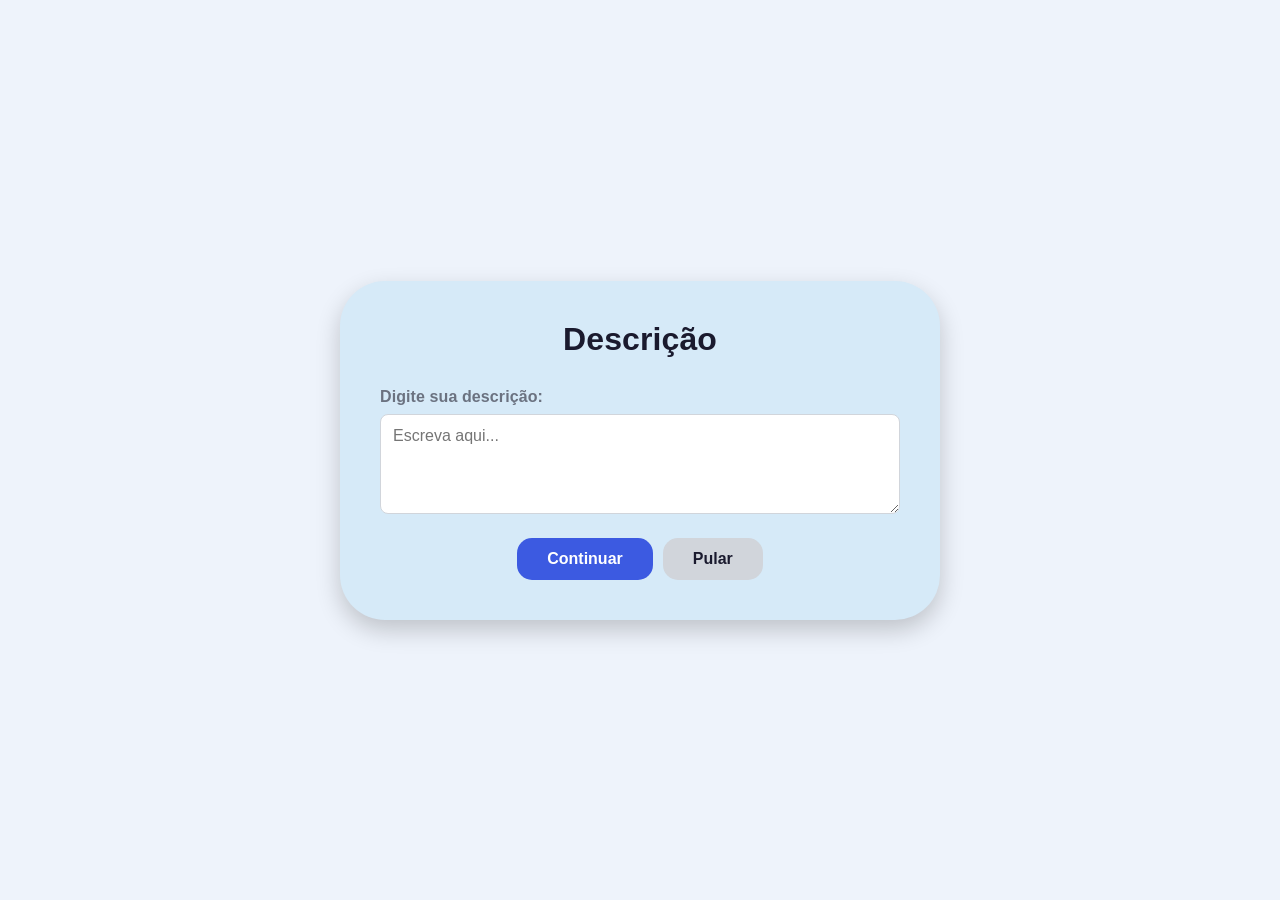
<file: pages/descricao.html>
<!DOCTYPE html>
<html lang="pt-BR">
<head>
    <meta charset="UTF-8">
    <meta name="viewport" content="width=device-width, initial-scale=1.0">
    <title>Descrição</title>
    <link rel="stylesheet" href="../assets/css/informacoes.css">
</head>
<body>
    <div class="container">
        <h1>Descrição</h1>
        
        <form id="descricaoForm">
            <div class="form-group">
                <label for="descricao">Digite sua descrição:</label>
                <textarea 
                    id="descricao" 
                    name="descricao" 
                    placeholder="Escreva aqui..."
                    minlength="10"
                ></textarea>
            </div>
            
            <div class="button-group">
                <button type="submit" class="btn-submit">Continuar</button>
                <button type="button" class="btn-cancel" onclick="irParaDashboard()">Pular</button>
            </div>
        </form>
    </div>

    <script>
        document.getElementById('descricaoForm').addEventListener('submit', function(e) {
            e.preventDefault();
            irParaDashboard();
        });

        function irParaDashboard() {
            window.location.href = './dashboard.html';
        }
    </script>
</body>
</html>
</file>
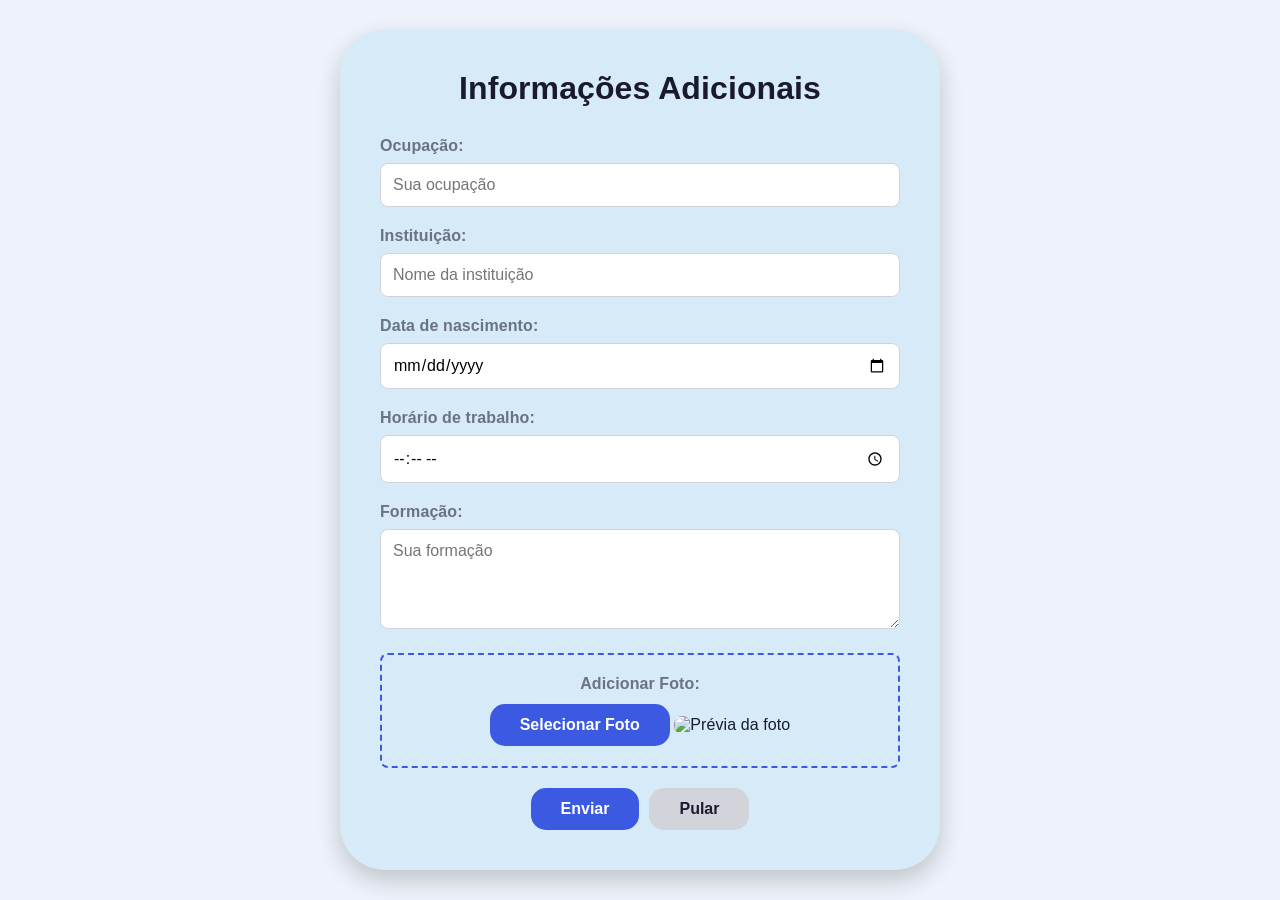
<file: pages/informacoes.html>
<!DOCTYPE html>
<html lang="pt-BR">
<head>
    <meta charset="UTF-8">
    <meta name="viewport" content="width=device-width, initial-scale=1.0">
    <title>Informações Adicionais</title>
    <link rel="stylesheet" href="../assets/css/informacoes.css">
</head>
<body>
    <div class="container">
        <h1>Informações Adicionais</h1>
        
        <form id="infoForm">
            <!-- Campo 1: Ocupação -->
            <div class="form-group">
                <label for="ocupacao">Ocupação:</label>
                <input type="text" id="ocupacao" name="ocupacao" placeholder="Sua ocupação" required>
            </div>
            
            <!-- Campo 2: Instituição -->
            <div class="form-group">
                <label for="instituicao">Instituição:</label>
                <input type="text" id="instituicao" name="instituicao" placeholder="Nome da instituição" required>
            </div>
            
            <!-- Campo 3: Data de Nascimento -->
            <div class="form-group">
                <label for="dataNascimento">Data de nascimento:</label>
                <input type="date" id="dataNascimento" name="dataNascimento" required>
            </div>
            
            <!-- Campo 4: Horário de Trabalho -->
            <div class="form-group">
                <label for="horarioTrabalho">Horário de trabalho:</label>
                <input type="time" id="horarioTrabalho" name="horarioTrabalho" required>
            </div>
            
            <!-- Campo 5: Formação -->
            <div class="form-group">
                <label for="formacao">Formação:</label>
                <textarea id="formacao" name="formacao" placeholder="Sua formação" required></textarea>
            </div>
            
            <!-- Seção de Foto -->
            <div class="photo-section">
                <label for="foto">Adicionar Foto:</label>
                <input type="file" id="foto" name="foto" accept="image/*" style="display: none;">
                <button type="button" onclick="document.getElementById('foto').click()" class="btn-submit">
                    Selecionar Foto
                </button>
                <img id="photoPreview" alt="Prévia da foto">
            </div>
            
            <!-- Botões -->
            <div class="button-group">
                <button type="submit" class="btn-submit">Enviar</button>
                <button type="reset" class="btn-cancel" onclick="irParaDescricao()">Pular</button>
            </div>
        </form>
    </div>
    
    <script>
        document.getElementById('foto').addEventListener('change', function(e) {
            const file = e.target.files[0];
            if (file) {
                const reader = new FileReader();
                reader.onload = function(event) {
                    document.getElementById('photoPreview').src = event.target.result;
                };
                reader.readAsDataURL(file);
            }
        });
        function irParaDescricao () {
            window.location.href = './descricao.html';
        }
        document.getElementById('infoForm').addEventListener('submit', function(e) {
            e.preventDefault();
            alert('Informações enviadas com sucesso!');
            // Aqui você pode enviar os dados para um servidor
        });
    </script>
</body>
</html>
</file>
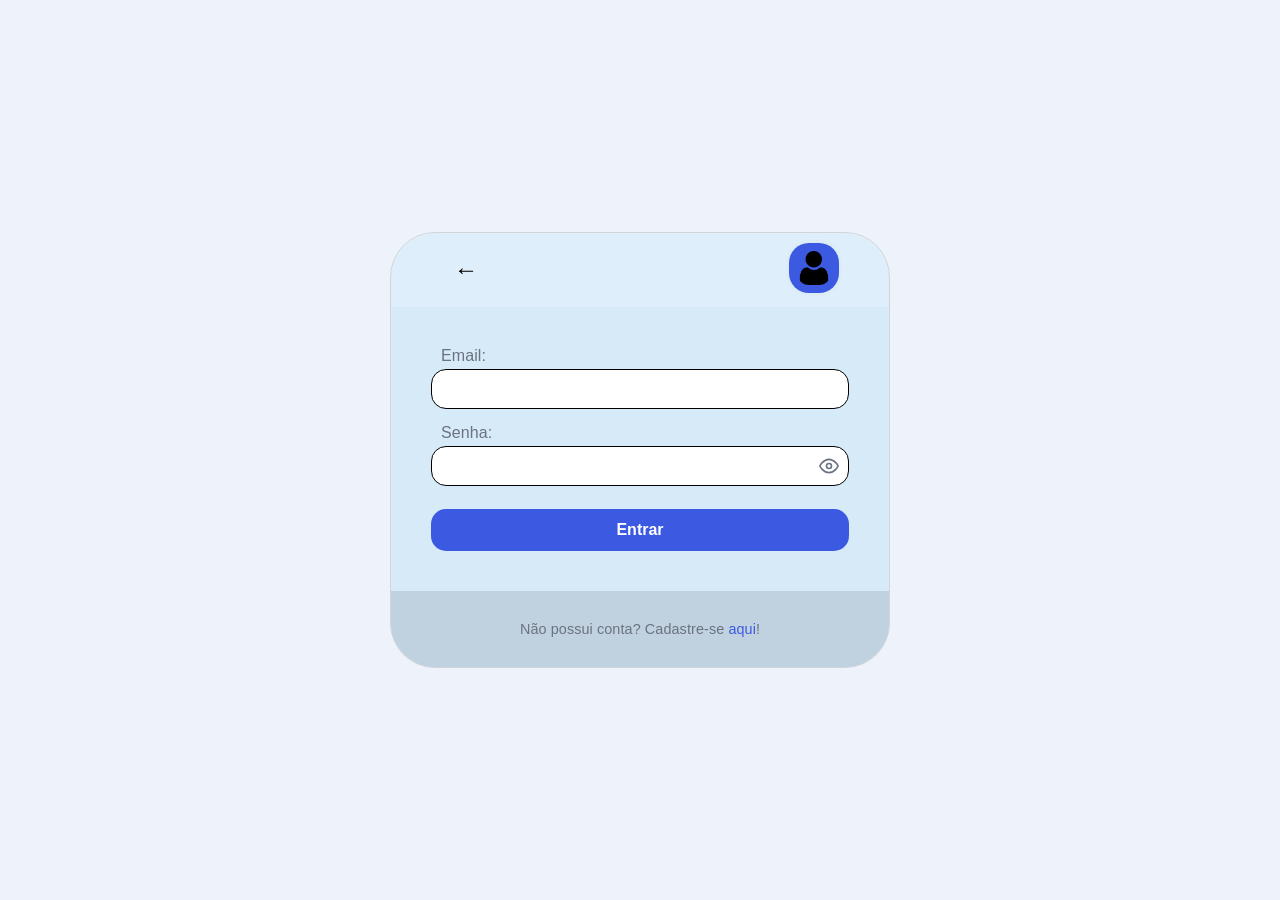
<file: pages/login.html>
<!DOCTYPE html>
<html lang="pt-br">
<head>
  <meta charset="UTF-8">
  <meta name="viewport" content="width=device-width, initial-scale=1.0">
  <title>Entrar | OficinaAprender+</title>
  <link rel="stylesheet" href="../assets/css/login.css">
</head>
<body>

  <div class="card" role="main">
    <div class="card-header">
      <button type="button" id="btn-voltar" class="btn-voltar" aria-label="Voltar">
        &leftarrow;
      </button>
      <div class="logo">
        <img src="../assets/icons/user-icon.png" class="logo-img" alt="Logo">
      </div>
    </div>

    <form id="form-login" novalidate>
      <div class="campo">
        <label for="email">Email:</label>
        <input type="email" name="email" id="email">
      </div>
      
      <div class="campo">
        <label for="senha">Senha:</label>
        <div class="input-senha">
          <input type="password" name="senha" id="senha">
          <button type="button" class="toggle-senha" id="toggle-senha"></button>
        </div>
      </div>

      <div class="erro">Erro</div>
      <button type="submit" class="btn-entrar" id="btn-entrar">Entrar</button>
    </form>
    
    <div class="card-footer">
      Não possui conta? Cadastre-se <a href="cadastro.html">aqui</a>!
    </div>
  </div>

  <script src="../assets/js/utils.js"></script>
  <script src="../assets/js/login.js"></script>
</body>
</html>
</file>
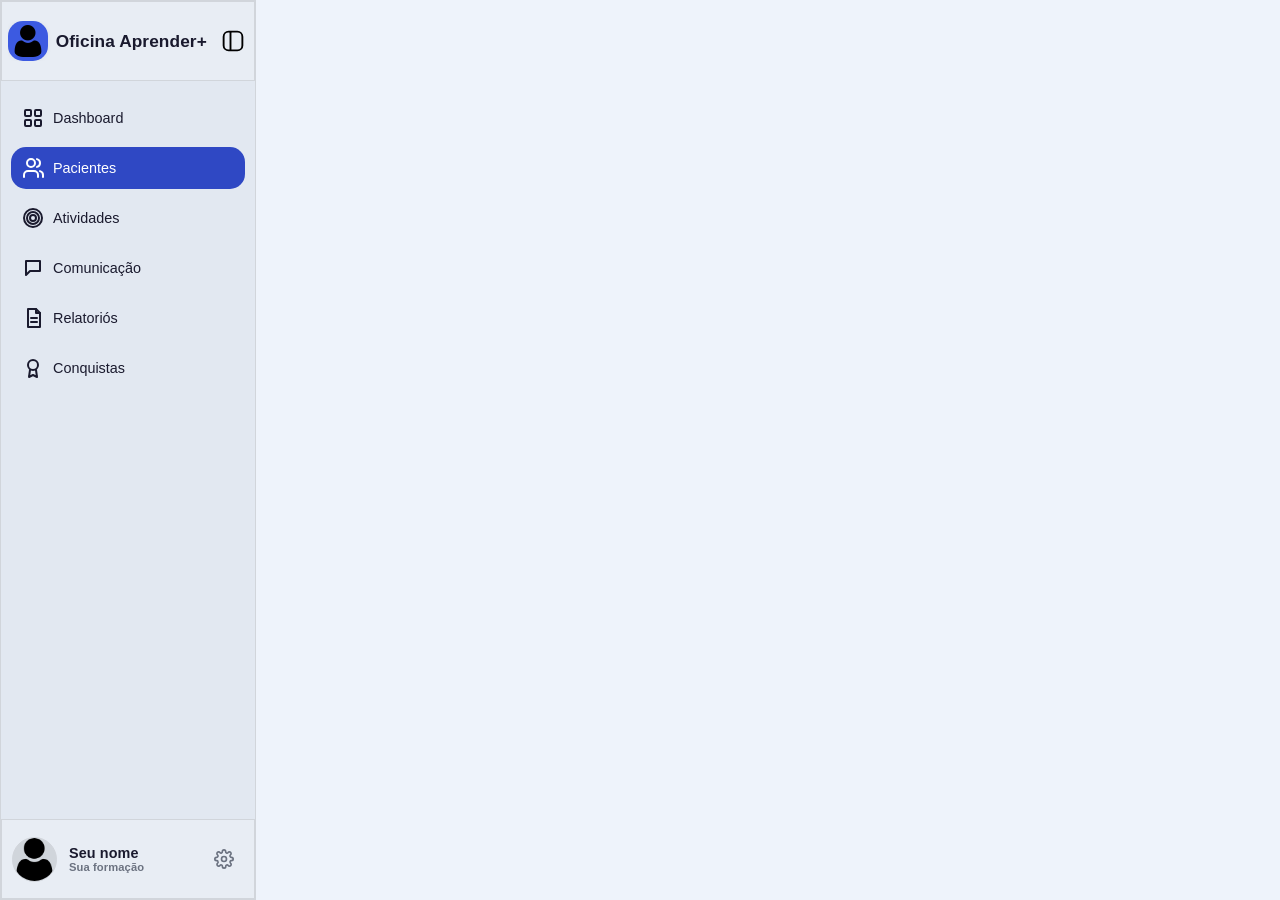
<file: pages/pacientes.html>
<!DOCTYPE html>
<html lang="pt-br">
<head>
    <meta charset="UTF-8">
    <meta name="viewport" content="width=device-width, initial-scale=1.0">
    <title>Pacientes | OficinaAprender+</title>
    <link rel="stylesheet" href="../assets/css/navbar.css">
</head>
<body>

    <div class="nav-bar" role="navigation">


        <div class="nav-header" role="navigation">
            <div>
                <img src="../assets/icons/user-icon.png" class="logo-img" alt="Logo">
                <svg class="logo-hover-icon" xmlns="http://www.w3.org/2000/svg" width="30" height="30"
                    viewBox="0 0 24 24" fill="none" stroke="currentColor" stroke-width="1.5"
                    stroke-linecap="round" stroke-linejoin="round">
                    <rect x="4.5" y="4.5" width="15" height="15" rx="4"/>
                    <line x1="10" y1="5" x2="10" y2="19"/>
                </svg>
                <h2>Oficina Aprender+</h2>
            </div>
            <button title="Fechar barra lateral" id="btn-barra-lateral">
                <svg xmlns="http://www.w3.org/2000/svg" width="24" height="24" viewBox="0 0 24 24"
                    fill="none" stroke="currentColor" stroke-width="1.5" stroke-linecap="round" stroke-linejoin="round">
                    <rect x="4.5" y="4.5" width="15" height="15" rx="4"/>
                    <line x1="10" y1="5" x2="10" y2="19"/>
                </svg>
            </button>
        </div>
        
        <div class="nav-btns">
            <button id="btn-dashboard">
                <svg xmlns="http://www.w3.org/2000/svg" width="24" height="24" fill="none"
                    stroke="currentColor" stroke-width="2" stroke-linecap="round" stroke-linejoin="round">
                <rect x="4" y="4" width="6" height="6" rx="1"/>
                <rect x="14" y="4" width="6" height="6" rx="1"/>
                <rect x="4" y="14" width="6" height="6" rx="1"/>
                <rect x="14" y="14" width="6" height="6" rx="1"/>
                </svg>
                <div class="btn-text">Dashboard</div>
            </button>
            <button id="btn-pacientes" class="nav-btn-active">
                <svg xmlns="http://www.w3.org/2000/svg" width="24" height="24"
                    viewBox="0 0 24 24" fill="none" stroke="currentColor" stroke-width="2"
                    stroke-linecap="round" stroke-linejoin="round">
                    <path d="M17 21v-2a4 4 0 0 0-4-4H7a4 4 0 0 0-4 4v2"/>
                    <circle cx="10" cy="7" r="4"/>
                    <path d="M22 21v-2a4 4 0 0 0-3-3.87"/>
                    <path d="M16 3.13a4 4 0 0 1 0 7.75"/>
                </svg>
                <div class="btn-text">Pacientes</div>
            </button>
            <button id="btn-atividades">
                <svg xmlns="http://www.w3.org/2000/svg" width="24" height="24" fill="none"
                    stroke="currentColor" stroke-width="2">
                <circle cx="12" cy="12" r="9"/>
                <circle cx="12" cy="12" r="6"/>
                <circle cx="12" cy="12" r="3"/>
                </svg>
                <div class="btn-text">Atividades</div>
            </button>
            <button id="btn-comunicacao">
                <svg xmlns="http://www.w3.org/2000/svg" width="24" height="24" fill="none"
                    stroke="currentColor" stroke-width="2" stroke-linecap="round" stroke-linejoin="round">
                <path d="M5 5h14v10H9l-4 4V5z"/>
                </svg>
                <div class="btn-text">Comunicação</div>
            </button>
            <button id="btn-relatorios">
                <svg xmlns="http://www.w3.org/2000/svg" width="24" height="24" fill="none"
                    stroke="currentColor" stroke-width="2" stroke-linecap="round" stroke-linejoin="round">
                <path d="M7 3h8l4 4v14H7z"/>
                <path d="M15 3v4h4"/>
                <path d="M10 12h6"/>
                <path d="M10 16h6"/>
                </svg>
                <div class="btn-text">Relatoriós</div>
            </button>
            <button id="btn-conquistas">
                <svg xmlns="http://www.w3.org/2000/svg" width="24" height="24" fill="none"
                    stroke="currentColor" stroke-width="2" stroke-linecap="round" stroke-linejoin="round">
                <circle cx="12" cy="9" r="5"/>
                <path d="M9 14l-1 7 4-2 4 2-1-7"/>
                </svg>
                <div class="btn-text">Conquistas</div>
            </button>
        </div>

        <div class="nav-footer">
            <img class="user-img" id="user-img" src="../assets/icons/user-icon.png">
            <div>
                <h4 class="user-name" id="user-name"> Seu nome </h4>
                <h5 class="user-formacao" id="user-formacao"> Sua formação </h5>
            </div>
            <button id="btn-user-config">
                <svg xmlns="http://www.w3.org/2000/svg" width="24" height="24" viewBox="0 0 24 24" fill="none"
                    stroke="currentColor" stroke-width="2" stroke-linecap="round" stroke-linejoin="round">
                    <circle cx="12" cy="12" r="3"/>
                    <path d="M19.4 15a1.6 1.6 0 0 0 .3 1.8l.1.1a2 2 0 1 1-2.8 2.8l-.1-.1a1.6 1.6 0 0 0-1.8-.3 1.6 1.6 0 0 0-1 1.5V21a2 
                    2 0 1 1-4 0v-.2a1.6 1.6 0 0 0-1-1.5 1.6 1.6 0 0 0-1.8.3l-.1.1a2 2 0 1 1-2.8-2.8l.1-.1a1.6 1.6 0 0 0 .3-1.8 1.6 1.6 
                    0 0 0-1.5-1H3a2 2 0 1 1 0-4h.2a1.6 1.6 0 0 0 1.5-1 1.6 1.6 0 0 0-.3-1.8l-.1-.1a2 2 0 1 1 2.8-2.8l.1.1a1.6 1.6 0 0 0 
                    1.8.3h0a1.6 1.6 0 0 0 1-1.5V3a2 2 0 1 1 4 0v.2a1.6 1.6 0 0 0 1 1.5h0a1.6 1.6 0 0 0 1.8-.3l.1-.1a2 2 0 1 1 
                    2.8 2.8l-.1.1a1.6 1.6 0 0 0-.3 1.8v0a1.6 1.6 0 0 0 1.5 1H21a2 2 0 1 1 0 4h-.2a1.6 1.6 0 0 0-1.5 1z"/>
                </svg>
            </button>
        </div>
    </div>
    <script src="../assets/js/utils.js"></script>
    <script src="../assets/js/navbar.js"></script>
</body>
</html>
</file>
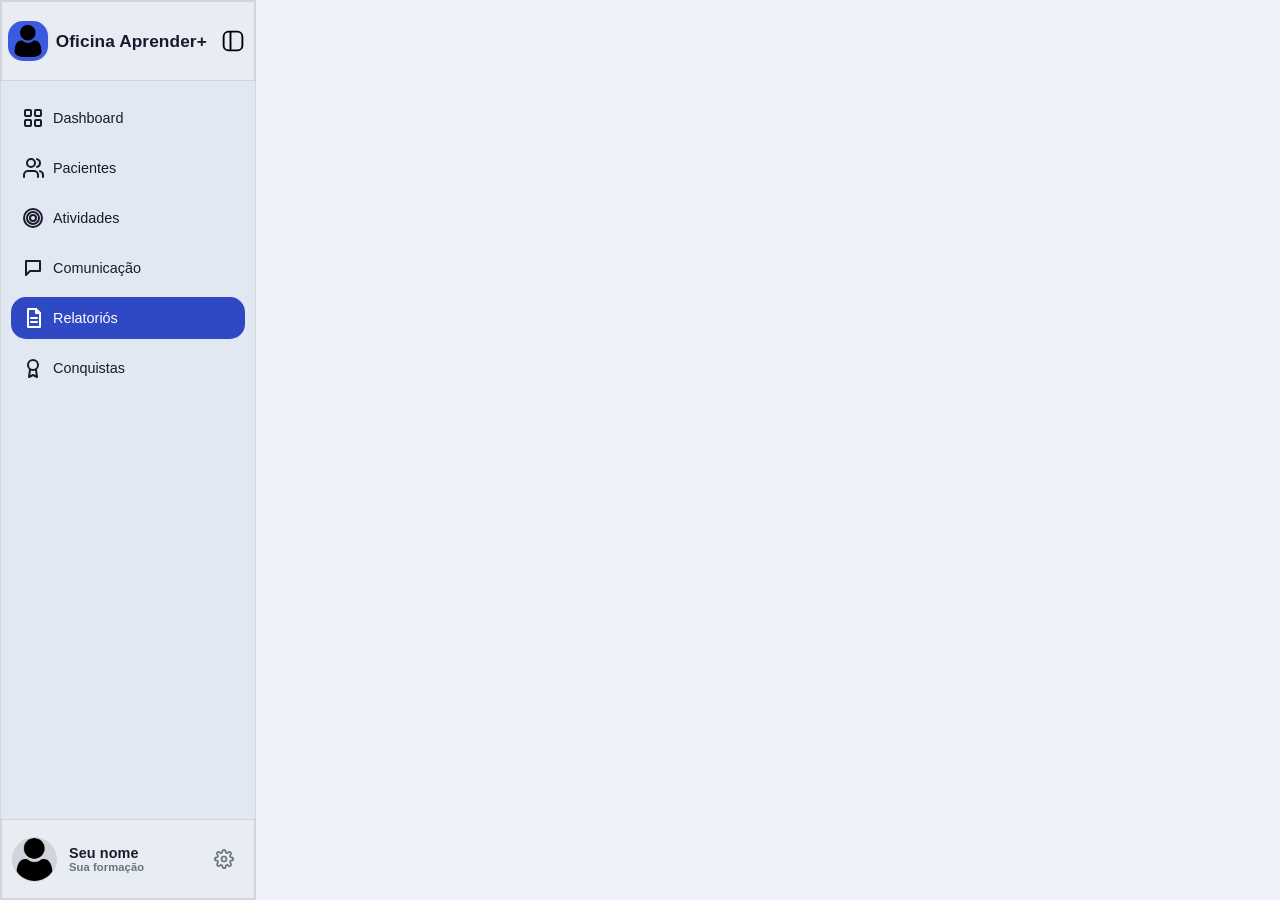
<file: pages/relatorios.html>
<!DOCTYPE html>
<html lang="pt-br">
<head>
    <meta charset="UTF-8">
    <meta name="viewport" content="width=device-width, initial-scale=1.0">
    <title>Relatórios | OficinaAprender+</title>
    <link rel="stylesheet" href="../assets/css/navbar.css">
</head>
<body>

    <div class="nav-bar" role="navigation">


        <div class="nav-header" role="navigation">
            <div>
                <img src="../assets/icons/user-icon.png" class="logo-img" alt="Logo">
                <svg class="logo-hover-icon" xmlns="http://www.w3.org/2000/svg" width="30" height="30"
                    viewBox="0 0 24 24" fill="none" stroke="currentColor" stroke-width="1.5"
                    stroke-linecap="round" stroke-linejoin="round">
                    <rect x="4.5" y="4.5" width="15" height="15" rx="4"/>
                    <line x1="10" y1="5" x2="10" y2="19"/>
                </svg>
                <h2>Oficina Aprender+</h2>
            </div>
            <button title="Fechar barra lateral" id="btn-barra-lateral">
                <svg xmlns="http://www.w3.org/2000/svg" width="24" height="24" viewBox="0 0 24 24"
                    fill="none" stroke="currentColor" stroke-width="1.5" stroke-linecap="round" stroke-linejoin="round">
                    <rect x="4.5" y="4.5" width="15" height="15" rx="4"/>
                    <line x1="10" y1="5" x2="10" y2="19"/>
                </svg>
            </button>
        </div>
        
        <div class="nav-btns">
            <button id="btn-dashboard">
                <svg xmlns="http://www.w3.org/2000/svg" width="24" height="24" fill="none"
                    stroke="currentColor" stroke-width="2" stroke-linecap="round" stroke-linejoin="round">
                <rect x="4" y="4" width="6" height="6" rx="1"/>
                <rect x="14" y="4" width="6" height="6" rx="1"/>
                <rect x="4" y="14" width="6" height="6" rx="1"/>
                <rect x="14" y="14" width="6" height="6" rx="1"/>
                </svg>
                <div class="btn-text">Dashboard</div>
            </button>
            <button id="btn-pacientes">
                <svg xmlns="http://www.w3.org/2000/svg" width="24" height="24"
                    viewBox="0 0 24 24" fill="none" stroke="currentColor" stroke-width="2"
                    stroke-linecap="round" stroke-linejoin="round">
                    <path d="M17 21v-2a4 4 0 0 0-4-4H7a4 4 0 0 0-4 4v2"/>
                    <circle cx="10" cy="7" r="4"/>
                    <path d="M22 21v-2a4 4 0 0 0-3-3.87"/>
                    <path d="M16 3.13a4 4 0 0 1 0 7.75"/>
                </svg>
                <div class="btn-text">Pacientes</div>
            </button>
            <button id="btn-atividades">
                <svg xmlns="http://www.w3.org/2000/svg" width="24" height="24" fill="none"
                    stroke="currentColor" stroke-width="2">
                <circle cx="12" cy="12" r="9"/>
                <circle cx="12" cy="12" r="6"/>
                <circle cx="12" cy="12" r="3"/>
                </svg>
                <div class="btn-text">Atividades</div>
            </button>
            <button id="btn-comunicacao">
                <svg xmlns="http://www.w3.org/2000/svg" width="24" height="24" fill="none"
                    stroke="currentColor" stroke-width="2" stroke-linecap="round" stroke-linejoin="round">
                <path d="M5 5h14v10H9l-4 4V5z"/>
                </svg>
                <div class="btn-text">Comunicação</div>
            </button>
            <button id="btn-relatorios" class="nav-btn-active">
                <svg xmlns="http://www.w3.org/2000/svg" width="24" height="24" fill="none"
                    stroke="currentColor" stroke-width="2" stroke-linecap="round" stroke-linejoin="round">
                <path d="M7 3h8l4 4v14H7z"/>
                <path d="M15 3v4h4"/>
                <path d="M10 12h6"/>
                <path d="M10 16h6"/>
                </svg>
                <div class="btn-text">Relatoriós</div>
            </button>
            <button id="btn-conquistas">
                <svg xmlns="http://www.w3.org/2000/svg" width="24" height="24" fill="none"
                    stroke="currentColor" stroke-width="2" stroke-linecap="round" stroke-linejoin="round">
                <circle cx="12" cy="9" r="5"/>
                <path d="M9 14l-1 7 4-2 4 2-1-7"/>
                </svg>
                <div class="btn-text">Conquistas</div>
            </button>
        </div>

        <div class="nav-footer">
            <img class="user-img" id="user-img" src="../assets/icons/user-icon.png">
            <div>
                <h4 class="user-name" id="user-name"> Seu nome </h4>
                <h5 class="user-formacao" id="user-formacao"> Sua formação </h5>
            </div>
            <button id="btn-user-config">
                <svg xmlns="http://www.w3.org/2000/svg" width="24" height="24" viewBox="0 0 24 24" fill="none"
                    stroke="currentColor" stroke-width="2" stroke-linecap="round" stroke-linejoin="round">
                    <circle cx="12" cy="12" r="3"/>
                    <path d="M19.4 15a1.6 1.6 0 0 0 .3 1.8l.1.1a2 2 0 1 1-2.8 2.8l-.1-.1a1.6 1.6 0 0 0-1.8-.3 1.6 1.6 0 0 0-1 1.5V21a2 
                    2 0 1 1-4 0v-.2a1.6 1.6 0 0 0-1-1.5 1.6 1.6 0 0 0-1.8.3l-.1.1a2 2 0 1 1-2.8-2.8l.1-.1a1.6 1.6 0 0 0 .3-1.8 1.6 1.6 
                    0 0 0-1.5-1H3a2 2 0 1 1 0-4h.2a1.6 1.6 0 0 0 1.5-1 1.6 1.6 0 0 0-.3-1.8l-.1-.1a2 2 0 1 1 2.8-2.8l.1.1a1.6 1.6 0 0 0 
                    1.8.3h0a1.6 1.6 0 0 0 1-1.5V3a2 2 0 1 1 4 0v.2a1.6 1.6 0 0 0 1 1.5h0a1.6 1.6 0 0 0 1.8-.3l.1-.1a2 2 0 1 1 
                    2.8 2.8l-.1.1a1.6 1.6 0 0 0-.3 1.8v0a1.6 1.6 0 0 0 1.5 1H21a2 2 0 1 1 0 4h-.2a1.6 1.6 0 0 0-1.5 1z"/>
                </svg>
            </button>
        </div>
    </div>
    <script src="../assets/js/utils.js"></script>
    <script src="../assets/js/navbar.js"></script>
</body>
</html>
</file>
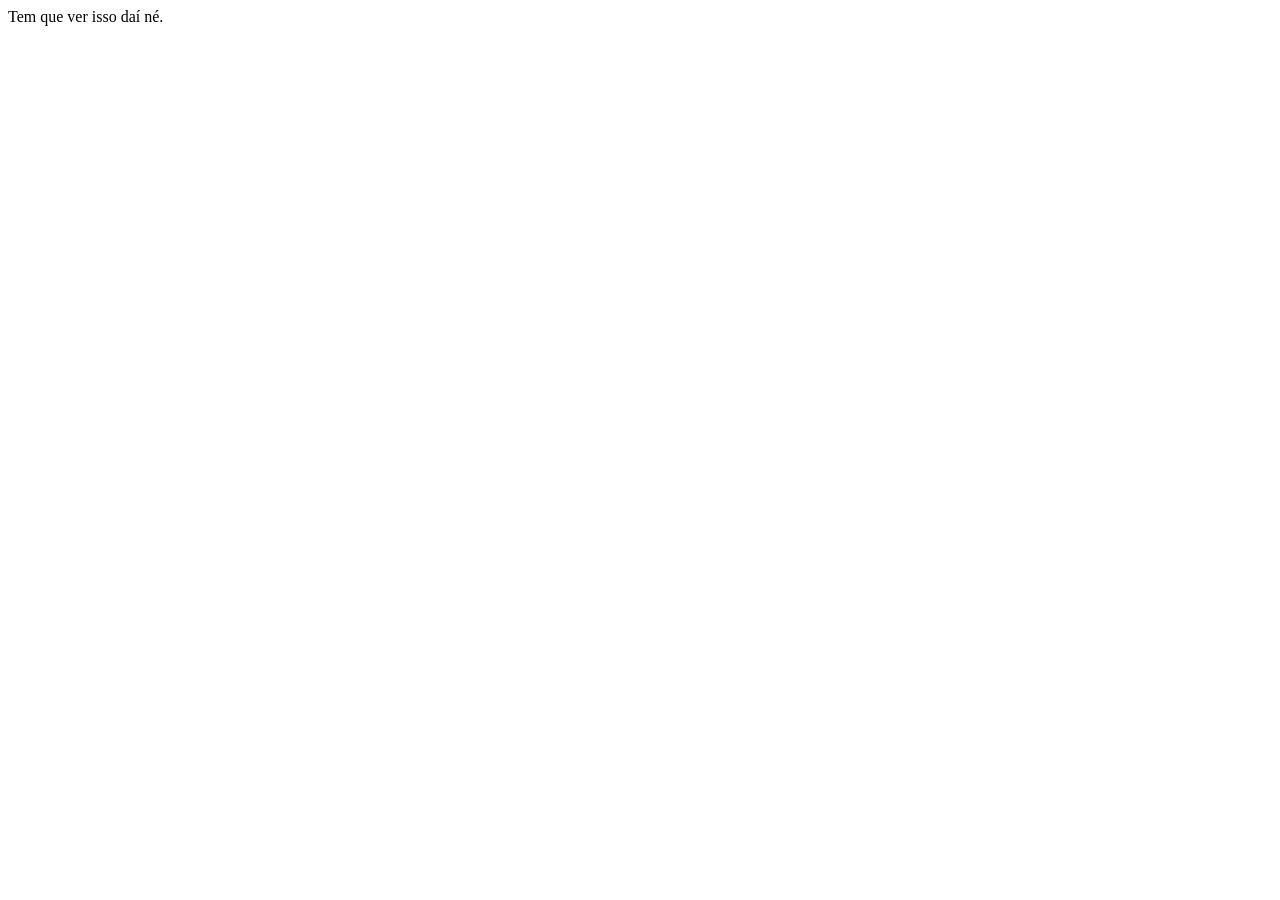
<file: pages/termos.html>
<!DOCTYPE html>
<html lang="en">
<head>
    <meta charset="UTF-8">
    <meta name="viewport" content="width=device-width, initial-scale=1.0">
    <title>Termos</title>
</head>
<body>
    Tem que ver isso daí né.
</body>
</html>
</file>
<file: assets/css/index.css>
@import url('../css/global.css');

/* --- Tokens locais da landing page -------------------------- */
:root {
  --cor-azul-claro:   #8fa8f0;
  --cor-azul-fundo-2: #f7faff;
  --fonte-display:  serif;
  --fonte-corpo:   'Inter', sans-serif;
}

body {
  display: flex;
  flex-direction: column;
  min-height: 100vh;
  font-family: var(--fonte-corpo);
}
 
/* --- Barra de navegação ------------------------------------ */
.nav-bar {
  position: fixed;
  top: 0;
  width: 100%;
  max-height: 80px;
  height: 100%;
  display: flex;
  flex-direction: row;
  align-items: center;
  background-color: var(--cor-fundo-navbar);
  border-bottom: 1px solid var(--cor-borda);
  z-index: 100;
}

.logo {
  margin-left: 20px;
}

.nav-btns {
  margin-left: auto;
  margin-right: 5px;
  display: flex;
  flex-direction: row-reverse;
  padding: 5px;
  gap: 5px;
}

.nav-btns button {
  padding: 5px;
  border-radius: var(--raio-botao);
  font-weight: bold;
  font-size: 0.9rem;
  width: 90px;
  height: 40px;
  cursor: pointer;
  transition: letter-spacing var(--transicao-media),
              box-shadow var(--transicao-media),
              width var(--transicao-media);
  display: flex;
  align-items: center;
  justify-content: center;
  box-shadow: 1px 1px 4px -1px var(--cor-sombra);
}

.nav-btns button:hover {
  letter-spacing: 0.5px;
  text-decoration: underline;
  box-shadow: 1px 1px 5px -1px var(--cor-sombra);
  width: 95px;
}

.btn-entrar {
  border: none;
  background-color: var(--cor-branco);
}

.btn-cadastrar {
  border: none;
  background-color: var(--cor-primaria);
  color: var(--cor-branco);
}

/* --- Conteúdo principal ------------------------------------ */
.main {
  display: block;
  margin-top: 80px;
}
 
/* --- Reveal (fade sutil ao rolar) --------------------------- */
.reveal {
  opacity: 0;
  transform: translateY(14px);
  transition: opacity 0.7s ease, transform 0.7s ease;
}
 
.reveal.is-visible {
  opacity: 1;
  transform: translateY(0);
}
 
@media (prefers-reduced-motion: reduce) {
  .reveal {
    opacity: 1;
    transform: none;
    transition: none;
  }
}
 
/* --- Hero ----------------------------------------------------- */
.hero {
  display: flex;
  align-items: center;
  justify-content: space-between;
  gap: 40px;
  max-width: 1180px;
  margin: 0 auto;
  padding: 80px 40px 60px;
}
 
.hero-text {
  flex: 1 1 460px;
  max-width: 540px;
}
 
.hero-text h1 {
  font-family: var(--fonte-display);
  font-weight: 600;
  font-size: clamp(2.1rem, 4vw, 3.2rem);
  line-height: 1.15;
  color: var(--cor-texto);
  margin-bottom: 20px;
}
 
.hero-highlight {
  color: var(--cor-primaria);
  font-style: italic;
}
 
.hero-text p {
  font-size: 1.05rem;
  line-height: 1.6;
  color: var(--cor-texto-suave);
  margin-bottom: 32px;
  max-width: 440px;
}
 
.hero-art {
  flex: 1 1 420px;
  max-width: 480px;
}
 
.hero-art svg {
  width: 100%;
  height: auto;
}
 
.btn-cta {
  border: none;
  background-color: var(--cor-primaria);
  color: var(--cor-branco);
  font-family: var(--fonte-corpo);
  font-weight: 600;
  font-size: 1rem;
  padding: 14px 30px;
  border-radius: var(--raio-botao);
  cursor: pointer;
  box-shadow: 0 6px 16px -6px var(--cor-sombra);
  transition: background-color var(--transicao-rapida),
              transform var(--transicao-rapida);
}
 
.btn-cta:hover {
  background-color: var(--cor-primaria-hover);
  transform: translateY(-2px);
}
 
/* --- Como funciona ------------------------------------------- */
.how-section {
  max-width: 1180px;
  margin: 0 auto;
  padding: 50px 40px 70px;
}
 
.how-section h2 {
  font-family: var(--fonte-display);
  font-weight: 600;
  font-size: clamp(1.6rem, 2.6vw, 2.1rem);
  text-align: center;
  margin-bottom: 44px;
  color: var(--cor-texto);
}
 
.how-grid {
  display: grid;
  grid-template-columns: repeat(3, 1fr);
  gap: 28px;
}
 
.how-card {
  background-color: var(--cor-azul-fundo-2);
  border-radius: var(--raio-card);
  padding: 36px 28px;
  text-align: center;
  transition: transform var(--transicao-media);
}
 
.how-card:hover {
  transform: translateY(-6px);
}
 
.how-art {
  width: 110px;
  height: 96px;
  margin: 0 auto 18px;
}
 
.how-card h3 {
  font-family: var(--fonte-display);
  font-weight: 600;
  font-size: 1.15rem;
  margin-bottom: 10px;
  color: var(--cor-texto);
}

.how-card svg, .who-card svg {
  background-color: var(--cor-card); 
  border-radius: 100%;
  width: 100px;
  height: 100px;
}
 
.how-card p {
  font-size: 0.92rem;
  line-height: 1.55;
  color: var(--cor-texto-suave);
}
 
/* --- Para quem é ----------------------------------------------- */
.who-section {
  max-width: 1180px;
  margin: 0 auto;
  padding: 30px 40px 80px;
  display: grid;
  grid-template-columns: 1fr 1fr;
  gap: 28px;
  align-items: stretch;
}
 
.who-card {
  background-color: var(--cor-branco);
  border: 1px solid var(--cor-borda);
  border-radius: var(--raio-card);
  padding: 32px 36px;
  display: flex;
  flex-direction: row;
  align-items: center;
  gap: 22px;
}
 
.who-art {
  width: 96px;
  height: 80px;
  flex-shrink: 0;
}
 
.who-card h3 {
  font-family: var(--fonte-display);
  font-weight: 600;
  font-size: 1.2rem;
  margin-bottom: 8px;
  color: var(--cor-texto);
}
 
.who-card p {
  font-size: 0.92rem;
  line-height: 1.55;
  color: var(--cor-texto-suave);
}
 
/* --- CTA final --------------------------------------------------- */
.cta-section {
  max-width: 720px;
  margin: 0 auto;
  padding: 20px 40px 100px;
  text-align: center;
}
 
.cta-section h2 {
  font-family: var(--fonte-display);
  font-weight: 600;
  font-size: clamp(1.5rem, 2.4vw, 2rem);
  color: var(--cor-texto);
  margin-bottom: 10px;
}
 
.cta-section p {
  color: var(--cor-texto-suave);
  margin-bottom: 26px;
}
 
/* --- Rodapé ------------------------------------------------ */
footer {
  margin-top: auto;
  background-color: var(--cor-footer);
  color: var(--cor-branco);
  padding: 30px 20px;
}
 
.footer-content {
  max-width: 1180px;
  margin: 0 auto;
  text-align: center;
}
 
.footer-content p {
  font-size: 0.85rem;
  line-height: 1.7;
  opacity: 0.85;
}
 
.footer-content p strong {
  opacity: 1;
}
</file>
<file: assets/css/navbar.css>
@import url('../css/global.css');

body {
  display: flex;
  flex-direction: row;
  height: 100vh;
}

/* Container principal (ao lado da nav-bar) */
.main-content {
  display: flex;
  flex-direction: column;
  flex: 1 1 auto;
  width: 100%;
  box-sizing: border-box;
}


/* --- Barra de navegação ------------------------------------------ */

.topo-bar {
  display: flex;
  flex-direction: row;
  background-color: var(--cor-fundo-navbar);
  border: 1px solid var(--cor-borda);
  height: 81px;
  width: 100%;
  align-items: center;
  justify-content: space-between;
  padding: 0 20px;
  box-sizing: border-box;
}

.nav-bar {
  display: flex;
  flex-direction: column;
  width: 60%;
  max-width: 256px;
  background-color: var(--cor-fundo-navbar);
  border: 1px solid var(--cor-borda);
  overflow: hidden;
  transition: max-width var(--transicao-media), width var(--transicao-media);
}

.nav-bar.nav-fechada {
  max-width: 64px;
  width: 64px;
}

/* --- Cabeçalho da navbar ------------------------------------------ */
.nav-header {
  background-color: var(--cor-overlay);
  margin-bottom: 6px;
  padding: 0px;
  display: flex;
  flex-direction: row;
  width: 100%;
  height: 20%;
  max-height: 80px;
  overflow: hidden;
  color: var(--cor-texto);
  border: 1px solid var(--cor-borda);
  position: relative;
}

.nav-header div {
  display: flex;
  flex-direction: row;
  gap: 8px;
  width: fit-content;
  height: fit-content;
  margin: auto;
  font-size: 0.72rem;
  overflow: hidden;
}

.logo-img {
  width: 40px;
  padding: 4px;
  border-radius: var(--raio-botao);
  margin: auto;
  flex-shrink: 0;
  transition: opacity 0.2s ease;
}

.nav-fechada .logo-img {
  cursor: pointer;
}

.nav-fechada .nav-header button,
.nav-fechada .nav-header h2 {
  display: none;
}

.nav-fechada .logo-img:hover {
  opacity: 0;
}

.logo-hover-icon {
  display: none;
  position: absolute;
  left: 50%;
  top: 50%;
  transform: translate(-50%, -50%);
  pointer-events: none;
  color: var(--cor-primaria);
}

.nav-fechada .nav-header div:hover .logo-hover-icon {
  display: block;
}

.nav-header div h2 {
  margin: auto;
}

.nav-header button {
  max-width: 20%;
  width: fit-content;
  margin: auto;
  height: fit-content;
  display: flex;
  justify-content: center;
  align-items: center;
  border: none;
  border-radius: 5px;
  outline: none;
  background-color: transparent;
  transition: background-color var(--transicao-rapida);
  cursor: pointer;
}

.nav-header button:hover {
  background-color: var(--cor-sombra);
}

.nav-header button svg {
  width: 30px;
  height: 30px;
}

/* --- Botões da navbar ------------------------------------------ */
.nav-btns {
  display: flex;
  flex-direction: column;
  padding: 10px;
  gap: 8px;
}

.nav-btns button {
  border: none;
  background-color: transparent;
  padding: 4px;
  display: flex;
  flex-direction: row;
  gap: 8px;
  align-items: center;
  width: 100%;
  height: 42px;
  transition: background-color var(--transicao-rapida);
  font-size: 0.9rem;
  color: var(--cor-texto);
  border-radius: var(--raio-botao);
  padding-left: 10px;
  cursor: pointer;
}

.nav-btns button:hover {
  background-color: var(--cor-borda);
}

.nav-btns button.nav-btn-active {
  background-color: var(--cor-primaria-hover);
  color: var(--cor-branco);
}

.nav-fechada .nav-btns .btn-text {
  display: none;
}

.nav-fechada .nav-btns button {
  justify-content: center;
  padding-left: 4px;
}

/* --- Footer da navbar ------------------------------------------ */
.nav-footer {
  margin-top: auto;
  background-color: var(--cor-overlay);
  width: 100%;
  height: 10%;
  max-height: 80px;
  display: flex;
  flex-direction: row;
  align-items: center;
  gap: 4px;
  border: 1px solid var(--cor-borda);
  overflow: hidden;
}

.user-img {
  width: 45px;
  border-radius: 100%;
  border: 1px solid var(--cor-borda);
  background-color: var(--cor-sombra);
  margin-left: 10px;
  flex-shrink: 0;
}

.nav-footer div {
  display: flex;
  flex-direction: column;
  width: 60%;
  height: 80%;
  justify-content: center;
  margin-left: 8px;
  overflow: hidden;
}

.user-name {
  color: var(--cor-texto);
  font-size: 0.9rem;
}

.user-formacao {
  color: var(--cor-texto-suave);
  font-size: 0.7rem;
}

.nav-footer button {
  width: fit-content;
  margin-left: auto;
  margin-right: 20px;
  height: fit-content;
  display: flex;
  justify-content: center;
  align-items: center;
  border: none;
  outline: none;
  background-color: transparent;
  transition: color var(--transicao-rapida);
  color: var(--cor-texto-suave);
  cursor: pointer;
}

.nav-footer button:hover {
  color: var(--cor-texto);
}

.nav-footer button svg {
  width: 20px;
  height: 20px;
}

.nav-fechada .nav-footer div,
.nav-fechada .nav-footer button {
  display: none;
}

.nav-fechada .nav-footer {
  justify-content: center;
}

.nav-fechada .user-img {
  margin-left: 0;
}
</file>
<file: assets/css/cadastro.css>
@import url('../css/global.css');

body {
  display: flex;
  flex-direction: column;
}

/* --- Card central ------------------------------------------ */
.card {
  display: flex;
  flex-direction: column;
  max-width: 500px;
  width: 70%;
  margin: auto;
  background-color: var(--cor-card);
  border: 1px solid var(--cor-borda);
  border-radius: var(--raio-card);
  overflow: hidden;
}

.card-header {
  display: flex;
  flex-direction: row;
  align-items: center;
  max-height: 80px;
  padding: 10px;
  background-color: var(--cor-overlay);
}

/* --- Botão voltar ------------------------------------------ */
.btn-voltar {
  background-color: transparent;
  border: none;
  padding: 5px;
  margin: auto 40px;
  font-size: 1.5rem;
  width: 50px;
  height: 50px;
  transition: transform var(--transicao-rapida);
  cursor: pointer;
  display: flex;
  align-items: center;
  justify-content: center;
}

.btn-voltar:hover {
  transform: scale(1.1);
}

/* --- Logo --------------------------------------------------- */
.logo {
  margin: auto 40px auto auto;
}

/* --- Formulário -------------------------------------------- */
form {
  padding: 40px;
  display: flex;
  flex-direction: column;
  gap: 15px;
}

/* Label flutuante */
.campo {
  position: relative;
  width: 100%;
  min-height: 60px;
  display: flex;
  flex-direction: column;
}

.campo label {
  padding: 0px 0px 4px 10px;
  color: var(--cor-texto-suave);
}

.campo input {
  width: 100%;
  height: 40px;
  border: 1px solid black;
  border-radius: var(--raio-botao);
  padding: 10px;
  font-size: 1rem;
  outline: none;
}

.campo input:hover, .campo input:focus {
  box-shadow: 1px 2px black;
}

.input-senha {
  position: relative;
}

.input-senha input {
  width: 100%;
  padding-right: 40px; /* espaço para o ícone */
}

/* --- Botão mostrar/ocultar senha --------------------------- */
.toggle-senha {
  width: 20px;
  height: 20px;
  position: absolute;
  right: 10px;
  top: 50%;
  transform: translateY(-50%);
  background-color: transparent;
  border: none;
  cursor: pointer;
  color: var(--cor-texto-suave);
  transition: color var(--transicao-rapida);
}

.toggle-senha:hover {
  color: var(--cor-texto);
}

.toggle-senha svg {
  width: 20px;
  height: 20px;
  pointer-events: none;
}

/* --- Força da Senha ---------------------------------------- */
.forca-senha {
  display: flex;
  flex-direction: column;
  gap: 6px;
  display: none;
}

.barra {
  width: 100%;
  height: 8px;
  background-color: #ddd;
  border-radius: 999px;
  overflow: hidden;
}

.progresso {
  width: 0%;
  height: 100%;
  transition: width 0.3s ease;
  border-radius: inherit;
}

.texto-forca {
  font-size: 0.9rem;
  color: var(--cor-texto-suave);
  margin: 4px;
}

/* --- Botão de envio ---------------------------------------- */
.btn-cadastrar {
  margin-top: 8px;
  padding: 12px;
  border: none;
  border-radius: var(--raio-botao);
  background-color: var(--cor-primaria);
  color: var(--cor-branco);
  font-size: 1rem;
  font-weight: bold;
  cursor: pointer;
  transition: background-color var(--transicao-rapida);
}

.btn-cadastrar:hover {
  background-color: var(--cor-primaria-hover);
}

/* --- Aviso de erro ----------------------------------------- */
.erro {
  color: var(--cor-erro);
  font-size: 0.9rem;
  margin-top: 4px;
  display: none;
}

/* --- Rodapé do card ---------------------------------------- */
.card-footer {
  padding: 30px 40px;
  background-color: var(--cor-sombra);
  font-size: 0.9rem;
  text-align: center;
  color: var(--cor-texto-suave);
}
</file>
<file: assets/css/informacoes.css>
@import url('global.css');

body {
    display: flex;
    justify-content: center;
    align-items: center;
    min-height: 100vh;
    padding: 20px;
}

.container {
    background: var(--cor-card);
    padding: 40px;
    border-radius: var(--raio-card);
    box-shadow: 0 10px 25px rgba(0, 0, 0, 0.2);
    max-width: 600px;
    width: 100%;
}

h1 {
    color: var(--cor-texto);
    margin-bottom: 30px;
    text-align: center;
}

.form-group {
    margin-bottom: 20px;
}

label {
    display: block;
    margin-bottom: 8px;
    color: var(--cor-texto-suave);
    font-weight: bold;
}

input[type="text"],
input[type="email"],
input[type="tel"],
input[type="date"],
input[type="time"],
textarea,
select {
    width: 100%;
    padding: 12px;
    border: 1px solid var(--cor-borda);
    border-radius: var(--raio-input);
    font-size: 16px;
    font-family: var(--fonte-base);
}

textarea {
    resize: vertical;
    min-height: 100px;
}

.photo-section {
    border: 2px dashed var(--cor-primaria);
    padding: 20px;
    border-radius: var(--raio-input);
    text-align: center;
    margin-bottom: 20px;
}

#photoPreview {
    max-width: 200px;
    max-height: 200px;
    margin-top: 15px;
    border-radius: var(--raio-input);
}

.button-group {
    display: flex;
    gap: 10px;
    justify-content: center;
}

button {
    padding: 12px 30px;
    border: none;
    border-radius: var(--raio-botao);
    font-size: 16px;
    cursor: pointer;
    font-weight: bold;
    transition: background var(--transicao-rapida);
}

.btn-submit {
    background: var(--cor-primaria);
    color: var(--cor-branco);
}

.btn-submit:hover {
    background: var(--cor-primaria-hover);
}

.btn-cancel {
    background: var(--cor-borda);
    color: var(--cor-texto);
}

.btn-cancel:hover {
    background: rgba(209, 213, 219, 0.9);
}
</file>
<file: assets/css/login.css>
@import url('../css/global.css');

body {
  display: flex;
  flex-direction: column;
}

/* --- Card central ------------------------------------------ */
.card {
  display: flex;
  flex-direction: column;
  max-width: 500px;
  width: 70%;
  margin: auto;
  background-color: var(--cor-card);
  border: 1px solid var(--cor-borda);
  border-radius: var(--raio-card);
  overflow: hidden;
}

.card-header {
  display: flex;
  flex-direction: row;
  align-items: center;
  max-height: 80px;
  padding: 10px;
  background-color: var(--cor-overlay);
}

/* --- Botão voltar ------------------------------------------ */
.btn-voltar {
  background-color: transparent;
  border: none;
  padding: 5px;
  margin: auto 40px;
  font-size: 1.5rem;
  width: 50px;
  height: 50px;
  transition: transform var(--transicao-rapida);
  cursor: pointer;
  display: flex;
  align-items: center;
  justify-content: center;
}

.btn-voltar:hover {
  transform: scale(1.1);
}

/* --- Logo --------------------------------------------------- */
.logo {
  margin: auto 40px auto auto;
}

/* --- Formulário -------------------------------------------- */
form {
  padding: 40px;
  display: flex;
  flex-direction: column;
  gap: 15px;
}

.campo {
  position: relative;
  width: 100%;
  min-height: 60px;
  display: flex;
  flex-direction: column;
}

.campo label {
  padding: 0px 0px 4px 10px;
  color: var(--cor-texto-suave);
}

.campo input {
  width: 100%;
  height: 40px;
  border: 1px solid black;
  border-radius: var(--raio-botao);
  padding: 10px;
  font-size: 1rem;
  outline: none;
}

.campo input:hover, .campo input:focus {
  box-shadow: 1px 2px black;
}

.input-senha {
  position: relative;
}

.input-senha input {
  width: 100%;
  padding-right: 40px; /* espaço para o ícone */
}

/* --- Botão mostrar/ocultar senha --------------------------- */
.toggle-senha {
  width: 20px;
  height: 20px;
  position: absolute;
  right: 10px;
  top: 50%;
  transform: translateY(-50%);
  background-color: transparent;
  border: none;
  cursor: pointer;
  color: var(--cor-texto-suave);
  transition: color var(--transicao-rapida);
}

.toggle-senha:hover {
  color: var(--cor-texto);
}

.toggle-senha svg {
  width: 20px;
  height: 20px;
  pointer-events: none;
}

/* --- Botão de envio ---------------------------------------- */
.btn-entrar {
  margin-top: 8px;
  padding: 12px;
  border: none;
  border-radius: var(--raio-botao);
  background-color: var(--cor-primaria);
  color: var(--cor-branco);
  font-size: 1rem;
  font-weight: bold;
  cursor: pointer;
  transition: background-color var(--transicao-rapida);
}

.btn-entrar:hover {
  background-color: var(--cor-primaria-hover);
}

/* --- Aviso de erro ----------------------------------------- */
.erro {
  color: var(--cor-erro);
  font-size: 0.9rem;
  margin: 4px 0px 0px 10px;
  display: none;
}

/* --- Rodapé do card ---------------------------------------- */
.card-footer {
  padding: 30px 40px;
  background-color: var(--cor-sombra);
  font-size: 0.9rem;
  text-align: center;
  color: var(--cor-texto-suave);
}
</file>
